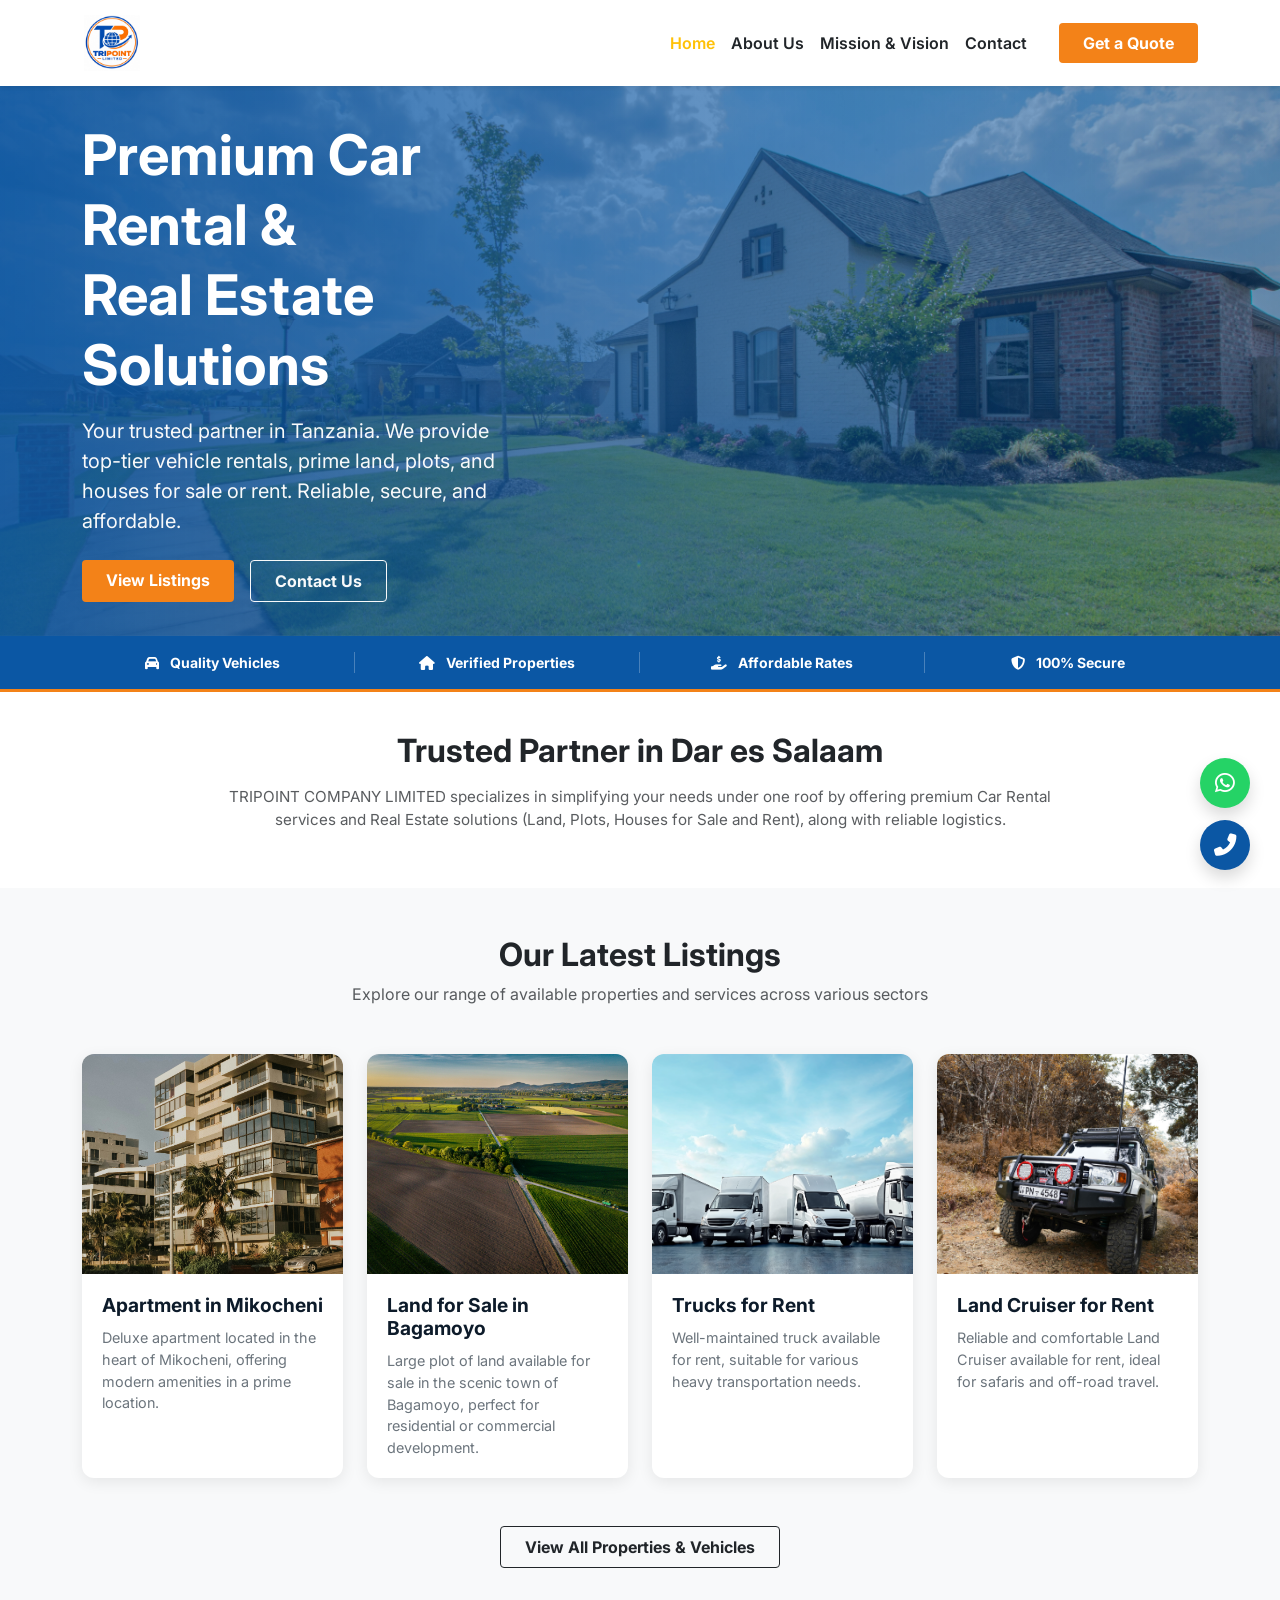
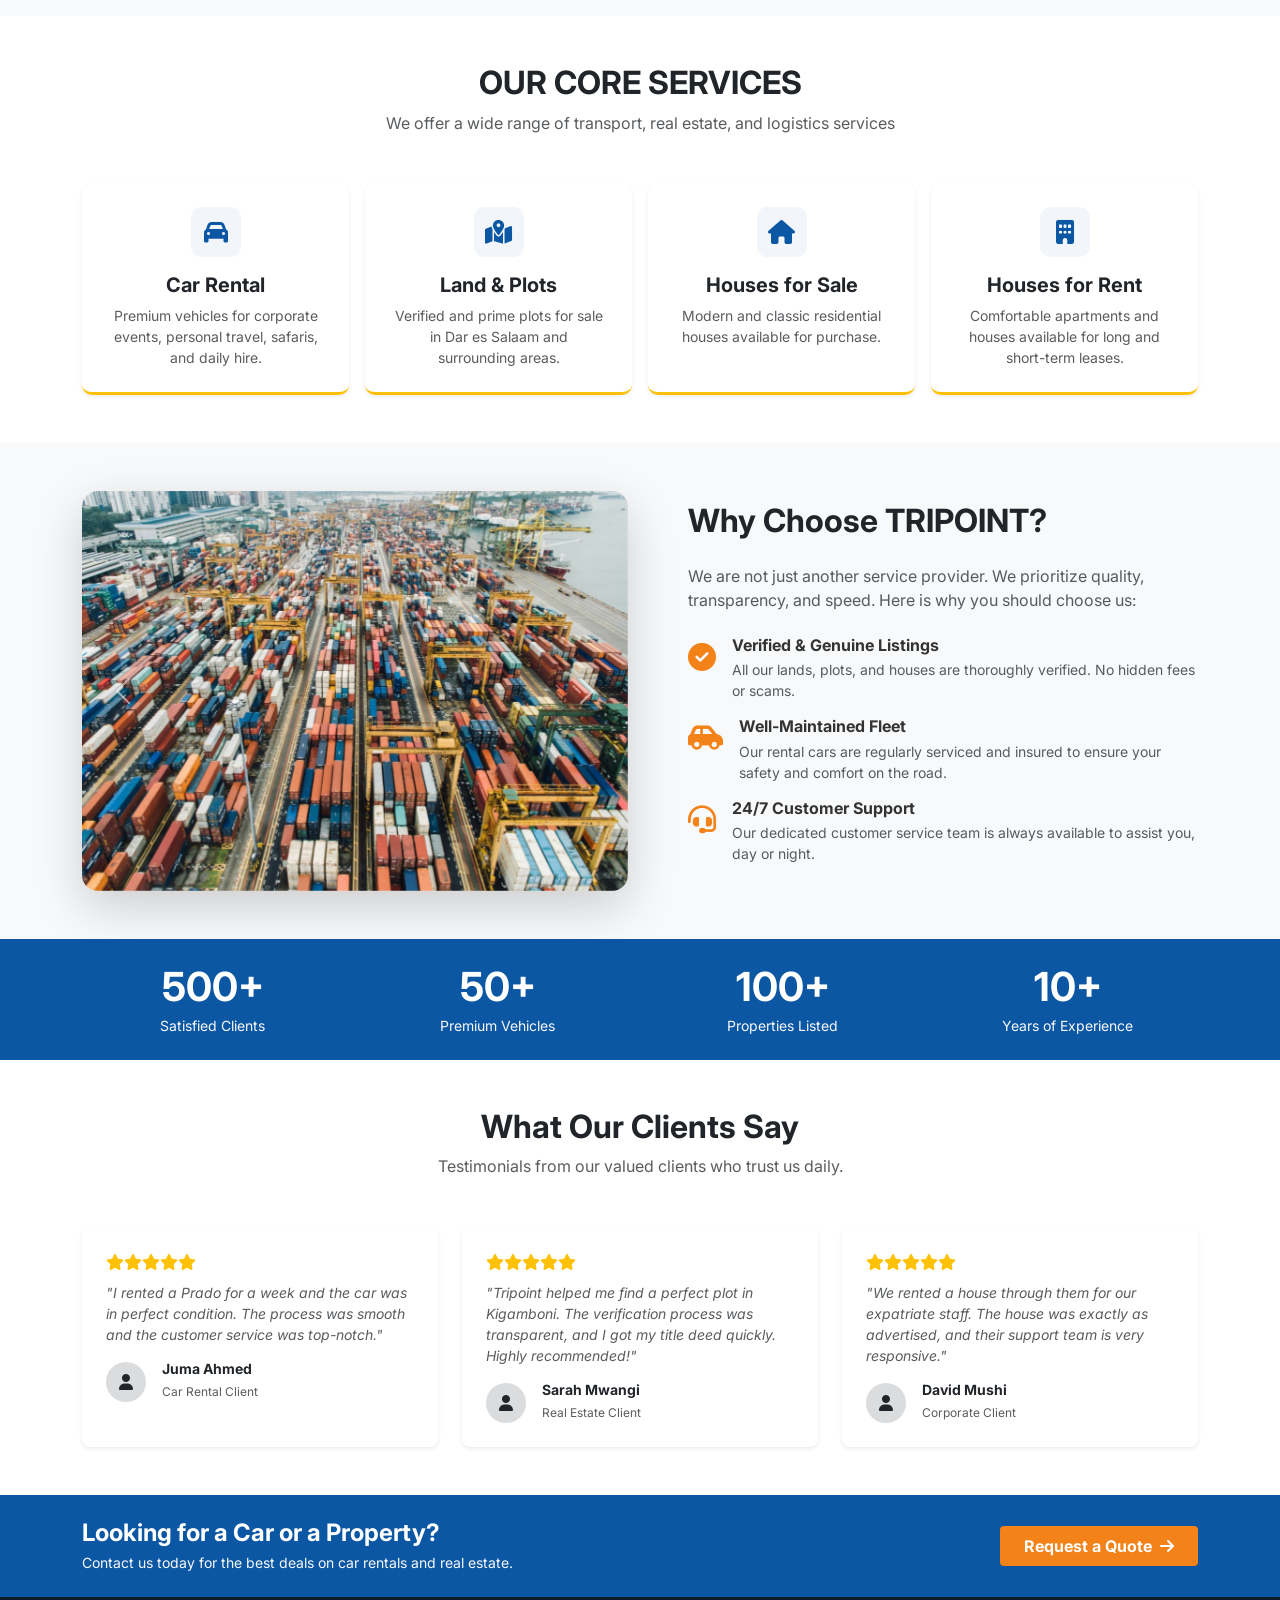
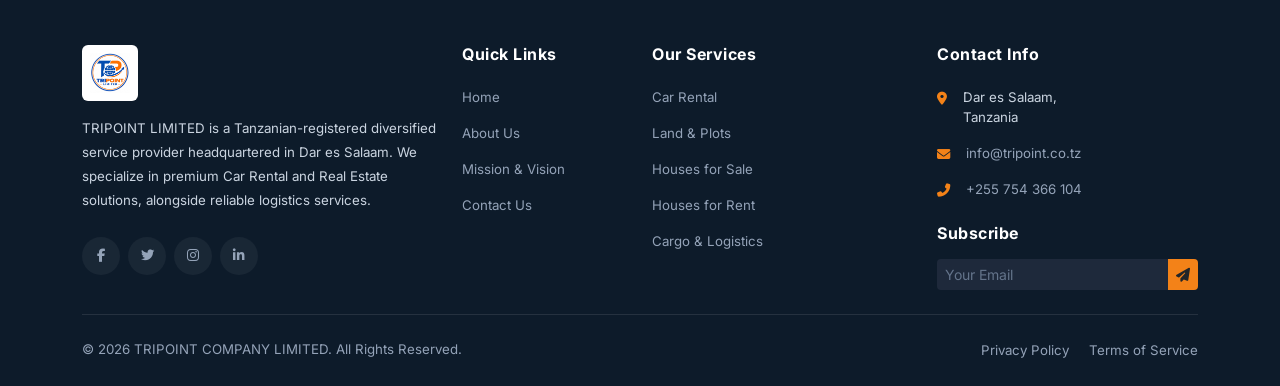
<file: index.html>
<!DOCTYPE html>
<html lang="en">
<head>
    <meta charset="UTF-8">
    <meta name="viewport" content="width=device-width, initial-scale=1.0">
    <title>Tripoint Limited | Premium Car Rental & Real Estate</title>
    
    <!-- Bootstrap 5 Online CDN -->
    <link href="https://cdn.jsdelivr.net/npm/bootstrap@5.3.2/dist/css/bootstrap.min.css" rel="stylesheet">
    <!-- Font Awesome Icons Online CDN -->
    <link rel="stylesheet" href="https://cdnjs.cloudflare.com/ajax/libs/font-awesome/6.4.2/css/all.min.css">
    
    <!-- Custom CSS -->
    <link rel="stylesheet" href="assets/css/style.css">
    
    <!-- CSS ya ziada kwa ajili ya Our Listings na Logo -->
    <style>
        /* Kurekebisha Logo */
        .navbar-brand img {
            height: 60px !important; 
            width: auto;
            object-fit: contain;
            padding: 2px;
        }

        /* Muundo wa Our Listings */
        .listing-card {
            background: #fff;
            border-radius: 12px;
            overflow: hidden;
            box-shadow: 0 4px 15px rgba(0,0,0,0.08);
            transition: transform 0.3s ease;
            height: 100%;
            display: flex;
            flex-direction: column;
        }
        .listing-card:hover {
            transform: translateY(-5px);
            box-shadow: 0 10px 25px rgba(0,0,0,0.15);
        }
        .listing-card img {
            width: 100%;
            height: 220px;
            object-fit: cover;
        }
        .listing-card-content {
            padding: 20px;
            flex-grow: 1;
        }
        .listing-card h3 {
            font-size: 1.2rem;
            font-weight: 700;
            color: #0d1b2a;
            margin-bottom: 10px;
        }
        .listing-card p {
            font-size: 0.9rem;
            color: #6c757d;
            margin-bottom: 0;
        }
    </style>
</head>
<body>

    <!-- Navbar -->
    <nav class="navbar navbar-expand-lg navbar-light bg-white sticky-top shadow-sm py-2">
        <div class="container">
            <a class="navbar-brand" href="index.html">
                <img src="assets/images/logo/img.png" alt="Tripoint Logo" onerror="this.src='https://via.placeholder.com/150x60?text=TRIPOINT'">
            </a>
            <button class="navbar-toggler border-0" type="button" data-bs-toggle="collapse" data-bs-target="#navbarNav">
                <span class="navbar-toggler-icon"></span>
            </button>
            <div class="collapse navbar-collapse justify-content-end" id="navbarNav">
                <ul class="navbar-nav align-items-center fw-semibold">
                    <li class="nav-item"><a class="nav-link active text-warning" href="index.html">Home</a></li>
                    <li class="nav-item"><a class="nav-link text-dark" href="about/index.html">About Us</a></li>
                    <li class="nav-item"><a class="nav-link text-dark" href="mission/index.html">Mission & Vision</a></li>
                    <li class="nav-item"><a class="nav-link text-dark" href="contact/index.html">Contact</a></li>
                    <li class="nav-item ms-lg-4 mt-3 mt-lg-0">
                        <a href="contact/index.html" class="btn btn-orange px-4 py-2 fw-bold text-white rounded-1">Get a Quote</a>
                    </li>
                </ul>
            </div>
        </div>
    </nav>

    <!-- Hero Section -->
    <header class="hero-section position-relative p-0">
        <div id="heroCarousel" class="carousel slide carousel-fade position-absolute w-100 h-100" data-bs-ride="carousel" data-bs-interval="4000" style="top: 0; left: 0; z-index: 0;">
            <div class="carousel-inner h-100">
                <div class="carousel-item active h-100">
                    <img src="assets/images/images/img18.jpeg" class="d-block w-100 h-100" style="object-fit: cover;" alt="Car Rental" onerror="this.src='https://via.placeholder.com/1920x1080?text=Car+Rental'">
                </div>
                <div class="carousel-item h-100">
                    <img src="assets/images/images/img15.jpeg" class="d-block w-100 h-100" style="object-fit: cover;" alt="Real Estate Land" onerror="this.src='https://via.placeholder.com/1920x1080?text=Real+Estate'">
                </div>
                <div class="carousel-item h-100">
                    <img src="assets/images/images/img16.jpeg" class="d-block w-100 h-100" style="object-fit: cover;" alt="Real Estate Land" onerror="this.src='https://via.placeholder.com/1920x1080?text=Real+Estate'">
                </div>
                <div class="carousel-item h-100">
                    <img src="assets/images/images/img12.jpeg" class="d-block w-100 h-100" style="object-fit: cover;" alt="Real Estate Land" onerror="this.src='https://via.placeholder.com/1920x1080?text=Real+Estate'">
                </div>
                <div class="carousel-item h-100">
                    <img src="assets/images/images/hero1.png" class="d-block w-100 h-100" style="object-fit: cover;" alt="Tripoint Overview" onerror="this.src='https://via.placeholder.com/1920x1080?text=Tripoint'">
                </div>
            </div>
        </div>

        <div class="position-absolute w-100 h-100" style="background: linear-gradient(90deg, rgba(11, 87, 164, 0.9) 0%, rgba(11, 87, 164, 0.4) 100%); top: 0; left: 0; z-index: 1;"></div>

        <div class="container position-relative d-flex align-items-center" style="z-index: 2; min-height: 550px;">
            <div class="row">
                <div class="col-lg-8 col-md-10">
                    <h1 class="display-4 fw-bold text-white mb-3 lh-sm">Premium Car Rental &<br>Real Estate Solutions</h1>
                    <p class="text-light mb-4 fs-5" style="max-width: 650px;">Your trusted partner in Tanzania. We provide top-tier vehicle rentals, prime land, plots, and houses for sale or rent. Reliable, secure, and affordable.</p>
                    <div class="d-flex gap-3 flex-wrap">
                        <a href="#listings" class="btn btn-orange px-4 py-2 fw-bold text-white rounded-1">View Listings</a>
                        <a href="contact/index.html" class="btn btn-outline-light px-4 py-2 fw-bold rounded-1">Contact Us</a>
                    </div>
                </div>
            </div>
        </div>
    </header>

    <!-- Features Bar -->
    <div class="features-bar py-3">
        <div class="container">
            <div class="row text-center text-white fw-bold small">
                <div class="col-6 col-md-3 mb-2 mb-md-0 border-end border-white border-opacity-25">
                    <i class="fas fa-car me-2"></i> Quality Vehicles
                </div>
                <div class="col-6 col-md-3 mb-2 mb-md-0 border-end border-white border-opacity-25">
                    <i class="fas fa-home me-2"></i> Verified Properties
                </div>
                <div class="col-6 col-md-3 mb-2 mb-md-0 border-end border-white border-opacity-25">
                    <i class="fas fa-hand-holding-usd me-2"></i> Affordable Rates
                </div>
                <div class="col-6 col-md-3">
                    <i class="fas fa-shield-alt me-2"></i> 100% Secure
                </div>
            </div>
        </div>
    </div>

    <!-- About Section (Brief) -->
    <section class="py-4 bg-white text-center">
        <div class="container py-3">
            <h2 class="fw-bold mb-3 text-dark">Trusted Partner in Dar es Salaam</h2>
            <p class="text-muted mx-auto" style="max-width: 850px; font-size: 0.95rem;">
                TRIPOINT COMPANY LIMITED specializes in simplifying your needs under one roof by offering premium Car Rental services and Real Estate solutions (Land, Plots, Houses for Sale and Rent), along with reliable logistics.
            </p>
        </div>
    </section>

    <!-- OUR LISTINGS SECTION -->
    <section class="py-5 bg-light-gray" id="listings">
        <div class="container">
            <div class="text-center mb-5">
                <h2 class="fw-bold text-dark">Our Latest Listings</h2>
                <p class="text-muted">Explore our range of available properties and services across various sectors</p>
            </div>
            
            <div class="row g-4">
                <!-- Listing 1 -->
                <div class="col-md-6 col-lg-3">
                    <div class="listing-card">
                        <!-- Badilisha jina la picha hapa kama inahitajika -->
                        <img src="assets/images/images/img18.jpeg" alt="Apartment Listing" onerror="this.src='https://via.placeholder.com/300x200?text=Apartment'">
                        <div class="listing-card-content">
                            <h3>Apartment in Mikocheni</h3>
                            <p>Deluxe apartment located in the heart of Mikocheni, offering modern amenities in a prime location.</p>
                        </div>
                    </div>
                </div>
                
                <!-- Listing 2 -->
                <div class="col-md-6 col-lg-3">
                    <div class="listing-card">
                        <img src="assets/images/images/img13.jpeg" alt="Land Listing" onerror="this.src='https://via.placeholder.com/300x200?text=Land'">
                        <div class="listing-card-content">
                            <h3>Land for Sale in Bagamoyo</h3>
                            <p>Large plot of land available for sale in the scenic town of Bagamoyo, perfect for residential or commercial development.</p>
                        </div>
                    </div>
                </div>

                <!-- Listing 3 -->
                <div class="col-md-6 col-lg-3">
                    <div class="listing-card">
                        <img src="assets/images/images/img20.jpeg" alt="Truck Listing" onerror="this.src='https://via.placeholder.com/300x200?text=Truck'">
                        <div class="listing-card-content">
                            <h3>Trucks for Rent</h3>
                            <p>Well-maintained truck available for rent, suitable for various heavy transportation needs.</p>
                        </div>
                    </div>
                </div>

                <!-- Listing 4 -->
                <div class="col-md-6 col-lg-3">
                    <div class="listing-card">
                        <img src="assets/images/images/img19.jpeg" alt="Land Cruiser Listing" onerror="this.src='https://via.placeholder.com/300x200?text=Land+Cruiser'">
                        <div class="listing-card-content">
                            <h3>Land Cruiser for Rent</h3>
                            <p>Reliable and comfortable Land Cruiser available for rent, ideal for safaris and off-road travel.</p>
                        </div>
                    </div>
                </div>
            </div>
            
            <div class="text-center mt-5">
                <a href="contact/index.html" class="btn btn-outline-dark px-4 py-2 fw-bold rounded-1">View All Properties & Vehicles</a>
            </div>
        </div>
    </section>

    <!-- What We Offer Section -->
    <section class="py-5 bg-white" id="services">
        <div class="container">
            <div class="text-center mb-5">
                <h2 class="fw-bold text-dark">OUR CORE SERVICES</h2>
                <p class="text-muted">We offer a wide range of transport, real estate, and logistics services</p>
            </div>
            
            <div class="row g-3 justify-content-center">
                <div class="col-md-6 col-lg-3">
                    <div class="card h-100 border-0 shadow-sm service-card rounded-3 border-bottom border-warning border-3">
                        <div class="card-body p-4 text-center">
                            <div class="icon-box mx-auto mb-3 text-warning fs-4"><i class="fas fa-car"></i></div>
                            <h5 class="fw-bold text-dark mb-2">Car Rental</h5>
                            <p class="text-muted small mb-0">Premium vehicles for corporate events, personal travel, safaris, and daily hire.</p>
                        </div>
                    </div>
                </div>
                <div class="col-md-6 col-lg-3">
                    <div class="card h-100 border-0 shadow-sm service-card rounded-3 border-bottom border-warning border-3">
                        <div class="card-body p-4 text-center">
                            <div class="icon-box mx-auto mb-3 text-warning fs-4"><i class="fas fa-map-marked-alt"></i></div>
                            <h5 class="fw-bold text-dark mb-2">Land & Plots</h5>
                            <p class="text-muted small mb-0">Verified and prime plots for sale in Dar es Salaam and surrounding areas.</p>
                        </div>
                    </div>
                </div>
                <div class="col-md-6 col-lg-3">
                    <div class="card h-100 border-0 shadow-sm service-card rounded-3 border-bottom border-warning border-3">
                        <div class="card-body p-4 text-center">
                            <div class="icon-box mx-auto mb-3 text-warning fs-4"><i class="fas fa-home"></i></div>
                            <h5 class="fw-bold text-dark mb-2">Houses for Sale</h5>
                            <p class="text-muted small mb-0">Modern and classic residential houses available for purchase.</p>
                        </div>
                    </div>
                </div>
                <div class="col-md-6 col-lg-3">
                    <div class="card h-100 border-0 shadow-sm service-card rounded-3 border-bottom border-warning border-3">
                        <div class="card-body p-4 text-center">
                            <div class="icon-box mx-auto mb-3 text-warning fs-4"><i class="fas fa-building"></i></div>
                            <h5 class="fw-bold text-dark mb-2">Houses for Rent</h5>
                            <p class="text-muted small mb-0">Comfortable apartments and houses available for long and short-term leases.</p>
                        </div>
                    </div>
                </div>
            </div>
        </div>
    </section>

    <!-- Why Choose Us Section (IMERUDISHWA) -->
    <section class="py-5 bg-light-gray">
        <div class="container">
            <div class="row align-items-center">
                <div class="col-lg-6 mb-4 mb-lg-0">
                    <div id="whyChooseCarousel" class="carousel slide shadow-lg rounded-4 overflow-hidden" data-bs-ride="carousel" data-bs-interval="3000">
                        <div class="carousel-inner">
                            <div class="carousel-item active">
                                <img src="assets/images/images/img3.jpeg" class="d-block w-100" style="height: 400px; object-fit: cover;" alt="Car Rental" onerror="this.src='https://via.placeholder.com/600x400?text=Car+Rental'">
                            </div>
                            <div class="carousel-item">
                                <img src="assets/images/images/img7.jpeg" class="d-block w-100" style="height: 400px; object-fit: cover;" alt="Real Estate" onerror="this.src='https://via.placeholder.com/600x400?text=Real+Estate'">
                            </div>
                            <div class="carousel-item">
                                <img src="assets/images/images/img12.jpeg" class="d-block w-100" style="height: 400px; object-fit: cover;" alt="Plots" onerror="this.src='https://via.placeholder.com/600x400?text=Plots'">
                            </div>
                            <div class="carousel-item">
                                <img src="assets/images/images/img8.jpeg" class="d-block w-100" style="height: 400px; object-fit: cover;" alt="Logistics" onerror="this.src='https://via.placeholder.com/600x400?text=Logistics'">
                            </div>
                        </div>
                        <button class="carousel-control-prev" type="button" data-bs-target="#whyChooseCarousel" data-bs-slide="prev">
                            <span class="carousel-control-prev-icon" aria-hidden="true"></span>
                            <span class="visually-hidden">Previous</span>
                        </button>
                        <button class="carousel-control-next" type="button" data-bs-target="#whyChooseCarousel" data-bs-slide="next">
                            <span class="carousel-control-next-icon" aria-hidden="true"></span>
                            <span class="visually-hidden">Next</span>
                        </button>
                    </div>
                </div>

                <div class="col-lg-6 ps-lg-5 mt-4 mt-lg-0">
                    <h2 class="fw-bold text-dark mb-4">Why Choose TRIPOINT?</h2>
                    <p class="text-muted mb-4">We are not just another service provider. We prioritize quality, transparency, and speed. Here is why you should choose us:</p>
                    
                    <div class="d-flex mb-3">
                        <div class="me-3 text-orange fs-3"><i class="fas fa-check-circle"></i></div>
                        <div>
                            <h6 class="fw-bold mb-1">Verified & Genuine Listings</h6>
                            <p class="text-muted small mb-0">All our lands, plots, and houses are thoroughly verified. No hidden fees or scams.</p>
                        </div>
                    </div>
                    
                    <div class="d-flex mb-3">
                        <div class="me-3 text-orange fs-3"><i class="fas fa-car-side"></i></div>
                        <div>
                            <h6 class="fw-bold mb-1">Well-Maintained Fleet</h6>
                            <p class="text-muted small mb-0">Our rental cars are regularly serviced and insured to ensure your safety and comfort on the road.</p>
                        </div>
                    </div>
                    
                    <div class="d-flex mb-3">
                        <div class="me-3 text-orange fs-3"><i class="fas fa-headset"></i></div>
                        <div>
                            <h6 class="fw-bold mb-1">24/7 Customer Support</h6>
                            <p class="text-muted small mb-0">Our dedicated customer service team is always available to assist you, day or night.</p>
                        </div>
                    </div>
                </div>
            </div>
        </div>
    </section>

    <!-- Stats Section -->
    <section class="py-4 bg-primary text-white">
        <div class="container">
            <div class="row text-center">
                <div class="col-6 col-md-3 mb-3 mb-md-0">
                    <h2 class="fw-bold display-6 text-white mb-1">500+</h2>
                    <p class="mb-0 small text-light">Satisfied Clients</p>
                </div>
                <div class="col-6 col-md-3 mb-3 mb-md-0">
                    <h2 class="fw-bold display-6 text-white mb-1">50+</h2>
                    <p class="mb-0 small text-light">Premium Vehicles</p>
                </div>
                <div class="col-6 col-md-3 mb-3 mb-md-0">
                    <h2 class="fw-bold display-6 text-white mb-1">100+</h2>
                    <p class="mb-0 small text-light">Properties Listed</p>
                </div>
                <div class="col-6 col-md-3">
                    <h2 class="fw-bold display-6 text-white mb-1">10+</h2>
                    <p class="mb-0 small text-light">Years of Experience</p>
                </div>
            </div>
        </div>
    </section>

    <!-- Testimonials Section (IMERUDISHWA) -->
    <section class="py-5 bg-white">
        <div class="container">
            <div class="text-center mb-5">
                <h2 class="fw-bold text-dark">What Our Clients Say</h2>
                <p class="text-muted">Testimonials from our valued clients who trust us daily.</p>
            </div>
            <div class="row g-4">
                <div class="col-md-4">
                    <div class="card h-100 border-0 shadow-sm p-4 rounded-3">
                        <div class="text-warning mb-2"><i class="fas fa-star"></i><i class="fas fa-star"></i><i class="fas fa-star"></i><i class="fas fa-star"></i><i class="fas fa-star"></i></div>
                        <p class="text-muted fst-italic small mb-3">"I rented a Prado for a week and the car was in perfect condition. The process was smooth and the customer service was top-notch."</p>
                        <div class="d-flex align-items-center">
                            <div class="bg-secondary bg-opacity-25 rounded-circle d-flex align-items-center justify-content-center me-3" style="width: 40px; height: 40px;"><i class="fas fa-user text-dark"></i></div>
                            <div><h6 class="fw-bold mb-0 small">Juma Ahmed</h6><span class="text-muted" style="font-size: 0.75rem;">Car Rental Client</span></div>
                        </div>
                    </div>
                </div>
                <div class="col-md-4">
                    <div class="card h-100 border-0 shadow-sm p-4 rounded-3">
                        <div class="text-warning mb-2"><i class="fas fa-star"></i><i class="fas fa-star"></i><i class="fas fa-star"></i><i class="fas fa-star"></i><i class="fas fa-star"></i></div>
                        <p class="text-muted fst-italic small mb-3">"Tripoint helped me find a perfect plot in Kigamboni. The verification process was transparent, and I got my title deed quickly. Highly recommended!"</p>
                        <div class="d-flex align-items-center">
                            <div class="bg-secondary bg-opacity-25 rounded-circle d-flex align-items-center justify-content-center me-3" style="width: 40px; height: 40px;"><i class="fas fa-user text-dark"></i></div>
                            <div><h6 class="fw-bold mb-0 small">Sarah Mwangi</h6><span class="text-muted" style="font-size: 0.75rem;">Real Estate Client</span></div>
                        </div>
                    </div>
                </div>
                <div class="col-md-4">
                    <div class="card h-100 border-0 shadow-sm p-4 rounded-3">
                        <div class="text-warning mb-2"><i class="fas fa-star"></i><i class="fas fa-star"></i><i class="fas fa-star"></i><i class="fas fa-star"></i><i class="fas fa-star"></i></div>
                        <p class="text-muted fst-italic small mb-3">"We rented a house through them for our expatriate staff. The house was exactly as advertised, and their support team is very responsive."</p>
                        <div class="d-flex align-items-center">
                            <div class="bg-secondary bg-opacity-25 rounded-circle d-flex align-items-center justify-content-center me-3" style="width: 40px; height: 40px;"><i class="fas fa-user text-dark"></i></div>
                            <div><h6 class="fw-bold mb-0 small">David Mushi</h6><span class="text-muted" style="font-size: 0.75rem;">Corporate Client</span></div>
                        </div>
                    </div>
                </div>
            </div>
        </div>
    </section>

    <!-- Blue CTA Bar -->
    <div class="bg-blue py-4">
        <div class="container">
            <div class="row align-items-center">
                <div class="col-md-8 text-center text-md-start mb-3 mb-md-0">
                    <h4 class="text-white fw-bold mb-1">Looking for a Car or a Property?</h4>
                    <p class="text-light mb-0 small">Contact us today for the best deals on car rentals and real estate.</p>
                </div>
                <div class="col-md-4 text-center text-md-end">
                    <a href="contact/index.html" class="btn btn-orange px-4 py-2 fw-bold text-white rounded-1">Request a Quote <i class="fas fa-arrow-right ms-1"></i></a>
                </div>
            </div>
        </div>
    </div>

    <!-- Footer -->
    <footer class="footer pt-5 pb-4 bg-dark-navy text-light">
        <div class="container">
            <div class="row g-4 mb-4">
                <!-- Col 1: Brand & About -->
                <div class="col-lg-4 col-md-6">
                    <div class="footer-brand mb-3">
                        <div class="bg-white p-2 rounded d-inline-block">
                            <img src="assets/images/logo/img.png" alt="Tripoint Logo" style="height: 40px; object-fit: contain;" onerror="this.src='https://via.placeholder.com/150x40/ffffff/000000?text=TRIPOINT'">
                        </div>
                    </div>
                    <p class="small text-slate-300 mb-4" style="line-height: 1.8;">
                        TRIPOINT LIMITED is a Tanzanian-registered diversified service provider headquartered in Dar es Salaam. We specialize in premium Car Rental and Real Estate solutions, alongside reliable logistics services.
                    </p>
                    <div class="social-icons d-flex gap-2">
                        <a href="#" class="social-btn"><i class="fab fa-facebook-f fa-sm"></i></a>
                        <a href="#" class="social-btn"><i class="fab fa-twitter fa-sm"></i></a>
                        <a href="#" class="social-btn"><i class="fab fa-instagram fa-sm"></i></a>
                        <a href="#" class="social-btn"><i class="fab fa-linkedin-in fa-sm"></i></a>
                    </div>
                </div>

                <!-- Col 2: Quick Links -->
                <div class="col-lg-2 col-md-6">
                    <h6 class="fw-bold text-white mb-4">Quick Links</h6>
                    <ul class="list-unstyled small footer-links">
                        <li class="mb-3"><a href="index.html" class="footer-link">Home</a></li>
                        <li class="mb-3"><a href="about/index.html" class="footer-link">About Us</a></li>
                        <li class="mb-3"><a href="mission/index.html" class="footer-link">Mission & Vision</a></li>
                        <li class="mb-3"><a href="contact/index.html" class="footer-link">Contact Us</a></li>
                    </ul>
                </div>

                <!-- Col 3: Our Services -->
                <div class="col-lg-3 col-md-6">
                    <h6 class="fw-bold text-white mb-4">Our Services</h6>
                    <ul class="list-unstyled small footer-links">
                        <li class="mb-3"><a href="contact/index.html" class="footer-link">Car Rental</a></li>
                        <li class="mb-3"><a href="contact/index.html" class="footer-link">Land & Plots</a></li>
                        <li class="mb-3"><a href="contact/index.html" class="footer-link">Houses for Sale</a></li>
                        <li class="mb-3"><a href="contact/index.html" class="footer-link">Houses for Rent</a></li>
                        <li class="mb-3"><a href="contact/index.html" class="footer-link">Cargo & Logistics</a></li>
                    </ul>
                </div>

                <!-- Col 4: Contact Info & Newsletter -->
                <div class="col-lg-3 col-md-6">
                    <h6 class="fw-bold text-white mb-4">Contact Info</h6>
                    <ul class="list-unstyled small text-slate-300">
                        <li class="mb-3 d-flex">
                            <i class="fas fa-map-marker-alt me-3 mt-1 text-orange"></i>
                            <span>Dar es Salaam,<br>Tanzania</span>
                        </li>
                        <li class="mb-3 d-flex">
                            <i class="fas fa-envelope me-3 mt-1 text-orange"></i>
                            <a href="mailto:info@tripoint.co.tz" class="footer-link">info@tripoint.co.tz</a>
                        </li>
                        <li class="mb-4 d-flex">
                            <i class="fas fa-phone-alt me-3 mt-1 text-orange"></i>
                            <a href="tel:+255754366104" class="footer-link">+255 754 366 104</a>
                        </li>
                    </ul>
                    
                    <h6 class="fw-bold text-white mb-3">Subscribe</h6>
                    <form>
                        <div class="input-group">
                            <input type="email" class="form-control form-control-sm border-0" placeholder="Your Email">
                            <button class="btn btn-orange btn-sm" type="button"><i class="fas fa-paper-plane"></i></button>
                        </div>
                    </form>
                </div>
            </div>            
            
            <!-- Footer Bottom -->
            <div class="border-top border-secondary border-opacity-25 pt-4 mt-2">
                <div class="row align-items-center">
                    <div class="col-md-6 text-center text-md-start mb-2 mb-md-0">
                        <p class="small text-slate-400 mb-0">&copy; 2026 TRIPOINT COMPANY LIMITED. All Rights Reserved.</p>
                    </div>
                    <div class="col-md-6 text-center text-md-end">
                        <a href="#" class="footer-link small me-3">Privacy Policy</a>
                        <a href="#" class="footer-link small">Terms of Service</a>
                    </div>
                </div>
            </div>
        </div>
    </footer>

    <!-- Floating Action Buttons -->
    <div class="floating-buttons">
        <a href="https://wa.me/255754366104?text=Hello%20Tripoint,%20I%20would%20like%20to%20inquire%20about%20your%20listings" target="_blank" class="float-btn btn-whatsapp shadow" title="Chat on WhatsApp">
            <i class="fab fa-whatsapp"></i>
        </a>
        <a href="tel:+255754366104" class="float-btn btn-call shadow" title="Call Us Now">
            <i class="fas fa-phone-alt"></i>
        </a>
        <a href="#" class="float-btn btn-top shadow" id="backToTop" title="Back to Top">
            <i class="fas fa-arrow-up"></i>
        </a>
    </div>

    <!-- Bootstrap JS Bundle -->
    <script src="https://cdn.jsdelivr.net/npm/bootstrap@5.3.2/dist/js/bootstrap.bundle.min.js"></script>
    
    <!-- Custom JS -->
    <script>
        const backToTopBtn = document.getElementById("backToTop");
        window.onscroll = function() {
            if (document.body.scrollTop > 300 || document.documentElement.scrollTop > 300) {
                backToTopBtn.style.display = "flex";
            } else {
                backToTopBtn.style.display = "none";
            }
        };
        backToTopBtn.addEventListener("click", function(e) {
            e.preventDefault();
            window.scrollTo({top: 0, behavior: 'smooth'});
        });
    </script>
</body>
</html>
</file>
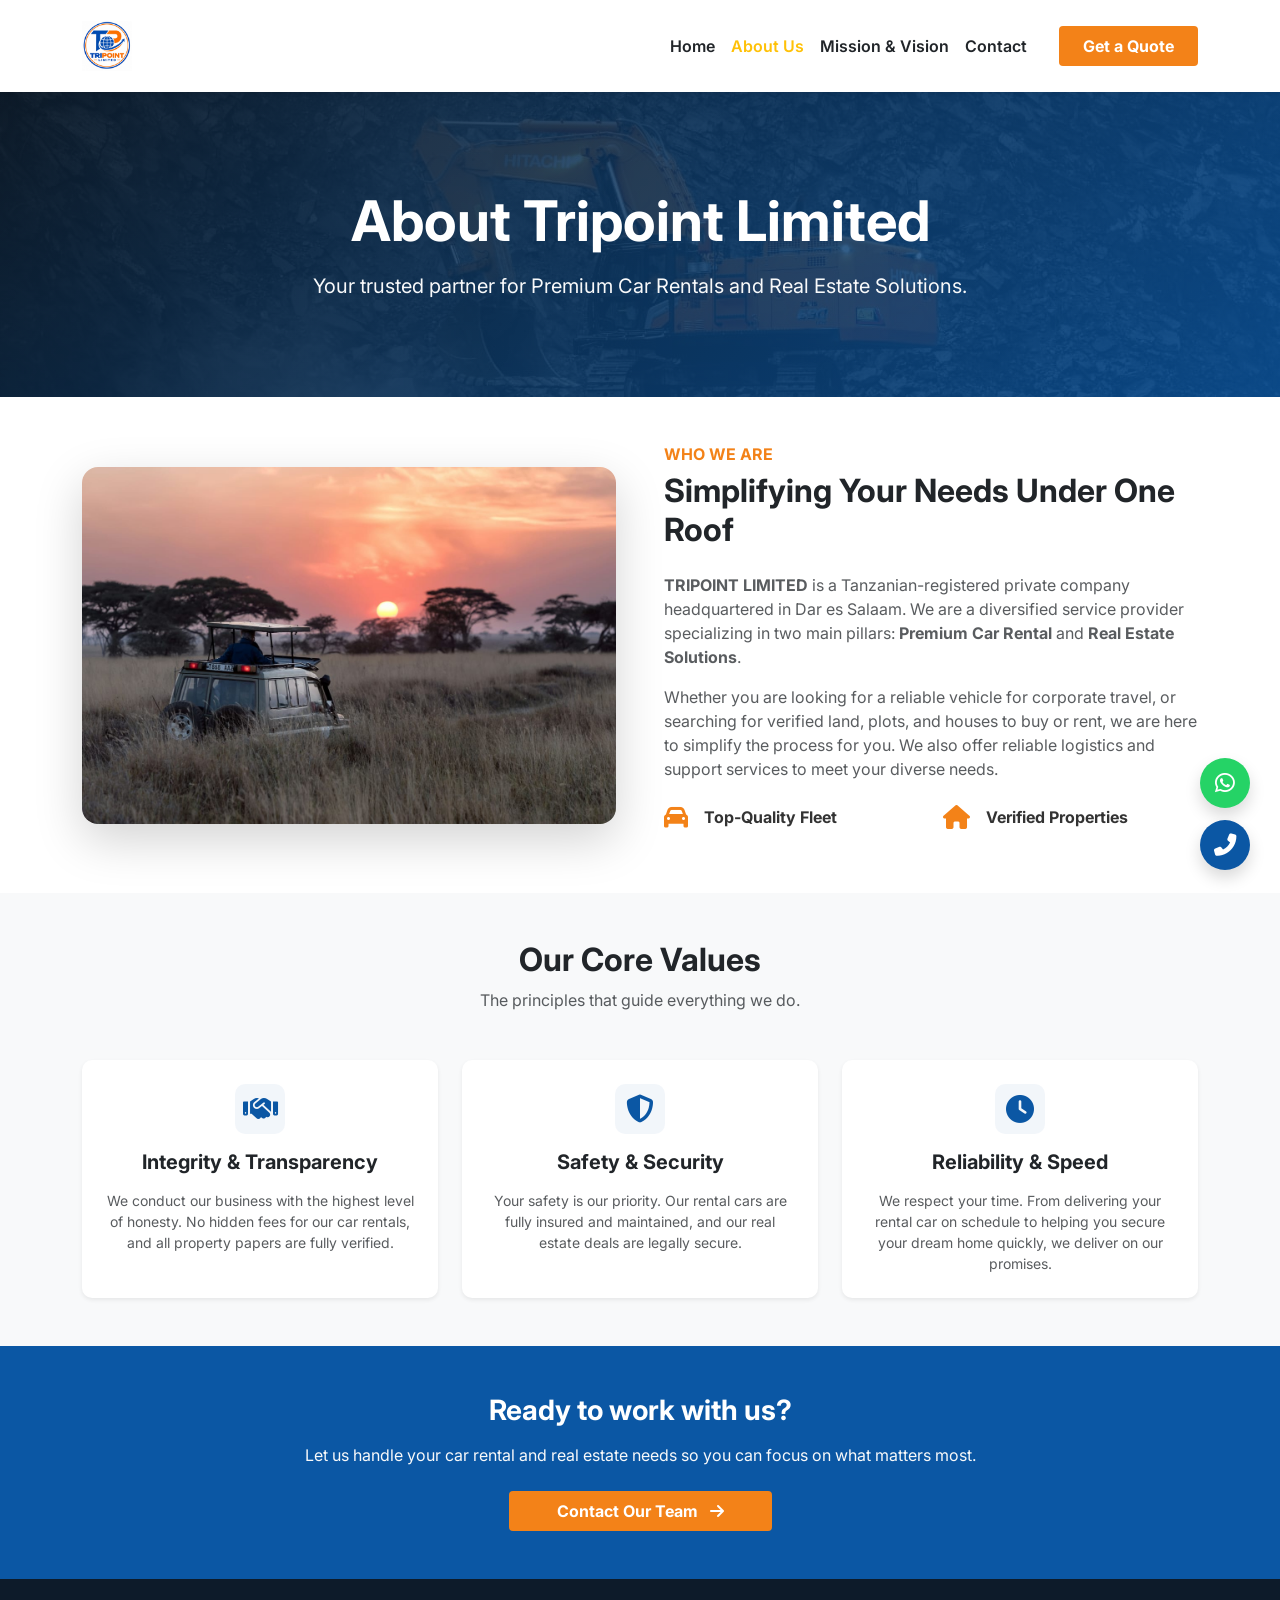
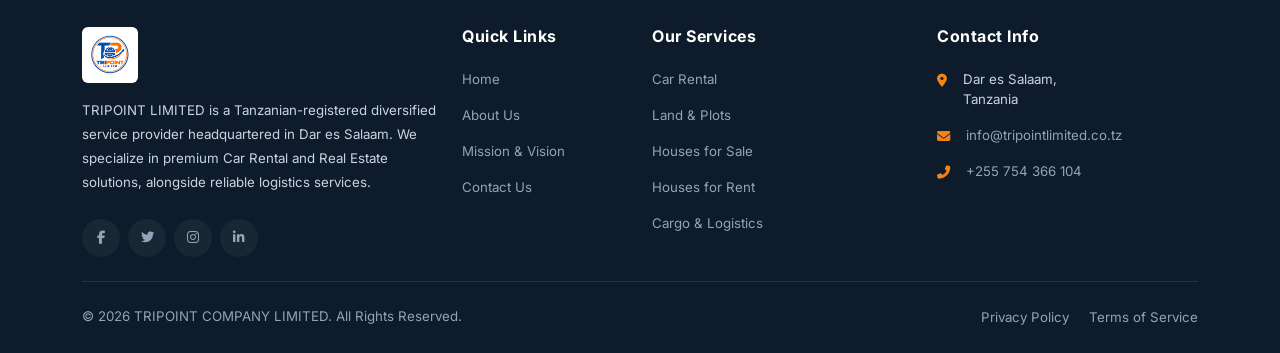
<file: about/index.html>
<!DOCTYPE html>
<html lang="en">
<head>
    <meta charset="UTF-8">
    <meta name="viewport" content="width=device-width, initial-scale=1.0">
    <title>About Us | Tripoint Limited</title>
    
    <!-- Bootstrap 5 Online CDN -->
    <link href="https://cdn.jsdelivr.net/npm/bootstrap@5.3.2/dist/css/bootstrap.min.css" rel="stylesheet">
    <!-- Font Awesome Icons Online CDN -->
    <link rel="stylesheet" href="https://cdnjs.cloudflare.com/ajax/libs/font-awesome/6.4.2/css/all.min.css">
    
    <!-- Custom CSS (Rudi nyuma mara moja kupata folda ya assets) -->
    <link rel="stylesheet" href="../assets/css/style.css">
</head>
<body>

    <!-- Navbar -->
    <nav class="navbar navbar-expand-lg navbar-light bg-white sticky-top shadow-sm py-3">
        <div class="container">
            <a class="navbar-brand" href="../index.html">
                <img src="../assets/images/logo/img.png" alt="Tripoint Logo" style="height: 50px; object-fit: contain;" onerror="this.src='https://via.placeholder.com/150x50?text=TRIPOINT'">
            </a>
            <button class="navbar-toggler border-0" type="button" data-bs-toggle="collapse" data-bs-target="#navbarNav">
                <span class="navbar-toggler-icon"></span>
            </button>
            <div class="collapse navbar-collapse justify-content-end" id="navbarNav">
                <ul class="navbar-nav align-items-center fw-semibold">
                    <li class="nav-item"><a class="nav-link text-dark" href="../index.html">Home</a></li>
                    <li class="nav-item"><a class="nav-link active text-warning" href="index.html">About Us</a></li>
                    <li class="nav-item"><a class="nav-link text-dark" href="../mission/index.html">Mission & Vision</a></li>
                    <li class="nav-item"><a class="nav-link text-dark" href="../contact/index.html">Contact</a></li>
                    <li class="nav-item ms-lg-4 mt-3 mt-lg-0">
                        <a href="../contact/index.html" class="btn btn-orange px-4 py-2 fw-bold text-white rounded-1">Get a Quote</a>
                    </li>
                </ul>
            </div>
        </div>
    </nav>

    <!-- Page Header (Hero) -->
    <header class="py-5 text-center" style="background: linear-gradient(135deg, rgba(13, 27, 42, 0.9), rgba(11, 87, 164, 0.8)), url('../assets/images/images/img9.jpeg') center/cover;">
        <div class="container py-5">
            <h1 class="text-white display-4 fw-bold mb-3">About Tripoint Limited</h1>
            <p class="text-light mb-0 fs-5">Your trusted partner for Premium Car Rentals and Real Estate Solutions.</p>
        </div>
    </header>

    <!-- Who We Are Section -->
    <section class="py-5 bg-white">
        <div class="container">
            <div class="row align-items-center g-5">
                <div class="col-lg-6">
                    <!-- Nimetumia picha ya jumla hapa, unaweza kubadilisha -->
                    <img src="../assets/images/images/img8.jpeg" alt="About Tripoint" class="img-fluid rounded-4 shadow-lg" onerror="this.src='https://via.placeholder.com/600x400?text=Tripoint+Team'">
                </div>
                <div class="col-lg-6">
                    <h6 class="text-orange fw-bold mb-2">WHO WE ARE</h6>
                    <h2 class="fw-bold text-dark mb-4">Simplifying Your Needs Under One Roof</h2>
                    <p class="text-muted mb-3">
                        <strong>TRIPOINT LIMITED</strong> is a Tanzanian-registered private company headquartered in Dar es Salaam. We are a diversified service provider specializing in two main pillars: <strong>Premium Car Rental</strong> and <strong>Real Estate Solutions</strong>.
                    </p>
                    <p class="text-muted mb-4">
                        Whether you are looking for a reliable vehicle for corporate travel, or searching for verified land, plots, and houses to buy or rent, we are here to simplify the process for you. We also offer reliable logistics and support services to meet your diverse needs.
                    </p>
                    <div class="row">
                        <div class="col-sm-6 mb-3">
                            <div class="d-flex align-items-center">
                                <i class="fas fa-car text-orange fs-4 me-3"></i>
                                <h6 class="fw-bold mb-0">Top-Quality Fleet</h6>
                            </div>
                        </div>
                        <div class="col-sm-6 mb-3">
                            <div class="d-flex align-items-center">
                                <i class="fas fa-home text-orange fs-4 me-3"></i>
                                <h6 class="fw-bold mb-0">Verified Properties</h6>
                            </div>
                        </div>
                    </div>
                </div>
            </div>
        </div>
    </section>

    <!-- Core Values Section -->
    <section class="py-5 bg-light-gray">
        <div class="container">
            <div class="text-center mb-5">
                <h2 class="fw-bold text-dark">Our Core Values</h2>
                <p class="text-muted">The principles that guide everything we do.</p>
            </div>
            
            <div class="row g-4">
                <!-- Value 1 -->
                <div class="col-md-4">
                    <div class="card h-100 border-0 shadow-sm p-4 text-center rounded-3 service-card">
                        <div class="icon-box mx-auto mb-3 text-primary fs-3">
                            <i class="fas fa-handshake"></i>
                        </div>
                        <h5 class="fw-bold text-dark mb-3">Integrity & Transparency</h5>
                        <p class="text-muted small mb-0">We conduct our business with the highest level of honesty. No hidden fees for our car rentals, and all property papers are fully verified.</p>
                    </div>
                </div>
                <!-- Value 2 -->
                <div class="col-md-4">
                    <div class="card h-100 border-0 shadow-sm p-4 text-center rounded-3 service-card">
                        <div class="icon-box mx-auto mb-3 text-primary fs-3">
                            <i class="fas fa-shield-alt"></i>
                        </div>
                        <h5 class="fw-bold text-dark mb-3">Safety & Security</h5>
                        <p class="text-muted small mb-0">Your safety is our priority. Our rental cars are fully insured and maintained, and our real estate deals are legally secure.</p>
                    </div>
                </div>
                <!-- Value 3 -->
                <div class="col-md-4">
                    <div class="card h-100 border-0 shadow-sm p-4 text-center rounded-3 service-card">
                        <div class="icon-box mx-auto mb-3 text-primary fs-3">
                            <i class="fas fa-clock"></i>
                        </div>
                        <h5 class="fw-bold text-dark mb-3">Reliability & Speed</h5>
                        <p class="text-muted small mb-0">We respect your time. From delivering your rental car on schedule to helping you secure your dream home quickly, we deliver on our promises.</p>
                    </div>
                </div>
            </div>
        </div>
    </section>

    <!-- CTA Bar -->
    <div class="bg-blue py-5 text-center">
        <div class="container">
            <h3 class="text-white fw-bold mb-3">Ready to work with us?</h3>
            <p class="text-light mb-4">Let us handle your car rental and real estate needs so you can focus on what matters most.</p>
            <a href="../contact/index.html" class="btn btn-orange px-5 py-2 fw-bold text-white rounded-1">Contact Our Team <i class="fas fa-arrow-right ms-2"></i></a>
        </div>
    </div>

    <!-- Footer -->
    <footer class="footer pt-5 pb-4 bg-dark-navy text-light">
        <div class="container">
            <div class="row g-4 mb-4">
                <!-- Col 1: Brand & About -->
                <div class="col-lg-4 col-md-6">
                    <div class="footer-brand mb-3">
                        <div class="bg-white p-2 rounded d-inline-block">
                            <img src="../assets/images/logo/img.png" alt="Tripoint Logo" style="height: 40px; object-fit: contain;" onerror="this.src='https://via.placeholder.com/150x40/ffffff/000000?text=TRIPOINT'">
                        </div>
                    </div>
                    <p class="small text-slate-300 mb-4" style="line-height: 1.8;">
                        TRIPOINT LIMITED is a Tanzanian-registered diversified service provider headquartered in Dar es Salaam. We specialize in premium Car Rental and Real Estate solutions, alongside reliable logistics services.
                    </p>
                    <div class="social-icons d-flex gap-2">
                        <a href="#" class="social-btn"><i class="fab fa-facebook-f fa-sm"></i></a>
                        <a href="#" class="social-btn"><i class="fab fa-twitter fa-sm"></i></a>
                        <a href="#" class="social-btn"><i class="fab fa-instagram fa-sm"></i></a>
                        <a href="#" class="social-btn"><i class="fab fa-linkedin-in fa-sm"></i></a>
                    </div>
                </div>

                <!-- Col 2: Quick Links -->
                <div class="col-lg-2 col-md-6">
                    <h6 class="fw-bold text-white mb-4">Quick Links</h6>
                    <ul class="list-unstyled small footer-links">
                        <li class="mb-3"><a href="../index.html" class="footer-link">Home</a></li>
                        <li class="mb-3"><a href="index.html" class="footer-link">About Us</a></li>
                        <li class="mb-3"><a href="../mission/index.html" class="footer-link">Mission & Vision</a></li>
                        <li class="mb-3"><a href="../contact/index.html" class="footer-link">Contact Us</a></li>
                    </ul>
                </div>

                <!-- Col 3: Our Services -->
                <div class="col-lg-3 col-md-6">
                    <h6 class="fw-bold text-white mb-4">Our Services</h6>
                    <ul class="list-unstyled small footer-links">
                        <li class="mb-3"><a href="../contact/index.html" class="footer-link">Car Rental</a></li>
                        <li class="mb-3"><a href="../contact/index.html" class="footer-link">Land & Plots</a></li>
                        <li class="mb-3"><a href="../contact/index.html" class="footer-link">Houses for Sale</a></li>
                        <li class="mb-3"><a href="../contact/index.html" class="footer-link">Houses for Rent</a></li>
                        <li class="mb-3"><a href="../contact/index.html" class="footer-link">Cargo & Logistics</a></li>
                    </ul>
                </div>

                <!-- Col 4: Contact Info -->
                <div class="col-lg-3 col-md-6">
                    <h6 class="fw-bold text-white mb-4">Contact Info</h6>
                    <ul class="list-unstyled small text-slate-300">
                        <li class="mb-3 d-flex">
                            <i class="fas fa-map-marker-alt me-3 mt-1 text-orange"></i>
                            <span>Dar es Salaam,<br>Tanzania</span>
                        </li>
                        <li class="mb-3 d-flex">
                            <i class="fas fa-envelope me-3 mt-1 text-orange"></i>
                            <a href="mailto:info@tripointlimited.co.tz" class="footer-link">info@tripointlimited.co.tz</a>
                        </li>
                        <li class="mb-4 d-flex">
                            <i class="fas fa-phone-alt me-3 mt-1 text-orange"></i>
                            <a href="tel:+255754366104" class="footer-link">+255 754 366 104</a>
                        </li>
                    </ul>
                </div>
            </div>
            
            <!-- Footer Bottom -->
            <div class="border-top border-secondary border-opacity-25 pt-4 mt-2">
                <div class="row align-items-center">
                    <div class="col-md-6 text-center text-md-start mb-2 mb-md-0">
                        <p class="small text-slate-400 mb-0">&copy; 2026 TRIPOINT COMPANY LIMITED. All Rights Reserved.</p>
                    </div>
                    <div class="col-md-6 text-center text-md-end">
                        <a href="#" class="footer-link small me-3">Privacy Policy</a>
                        <a href="#" class="footer-link small">Terms of Service</a>
                    </div>
                </div>
            </div>
        </div>
    </footer>

    <!-- Floating Action Buttons -->
    <div class="floating-buttons">
        <a href="https://wa.me/255754366104?text=Hello%20Tripoint,%20I%20would%20like%20to%20know%20more%20about%20your%20Car%20Rental%20and%20Real%20Estate%20services" target="_blank" class="float-btn btn-whatsapp shadow" title="Chat on WhatsApp">
            <i class="fab fa-whatsapp"></i>
        </a>
        <a href="tel:+255754366104" class="float-btn btn-call shadow" title="Call Us Now">
            <i class="fas fa-phone-alt"></i>
        </a>
        <a href="#" class="float-btn btn-top shadow" id="backToTop" title="Back to Top">
            <i class="fas fa-arrow-up"></i>
        </a>
    </div>

    <!-- Bootstrap JS Bundle -->
    <script src="https://cdn.jsdelivr.net/npm/bootstrap@5.3.2/dist/js/bootstrap.bundle.min.js"></script>
    
    <!-- Custom JS -->
    <script>
        const backToTopBtn = document.getElementById("backToTop");
        window.onscroll = function() {
            if (document.body.scrollTop > 300 || document.documentElement.scrollTop > 300) {
                backToTopBtn.style.display = "flex";
            } else {
                backToTopBtn.style.display = "none";
            }
        };
        backToTopBtn.addEventListener("click", function(e) {
            e.preventDefault();
            window.scrollTo({top: 0, behavior: 'smooth'});
        });
    </script>
</body>
</html>
</file>
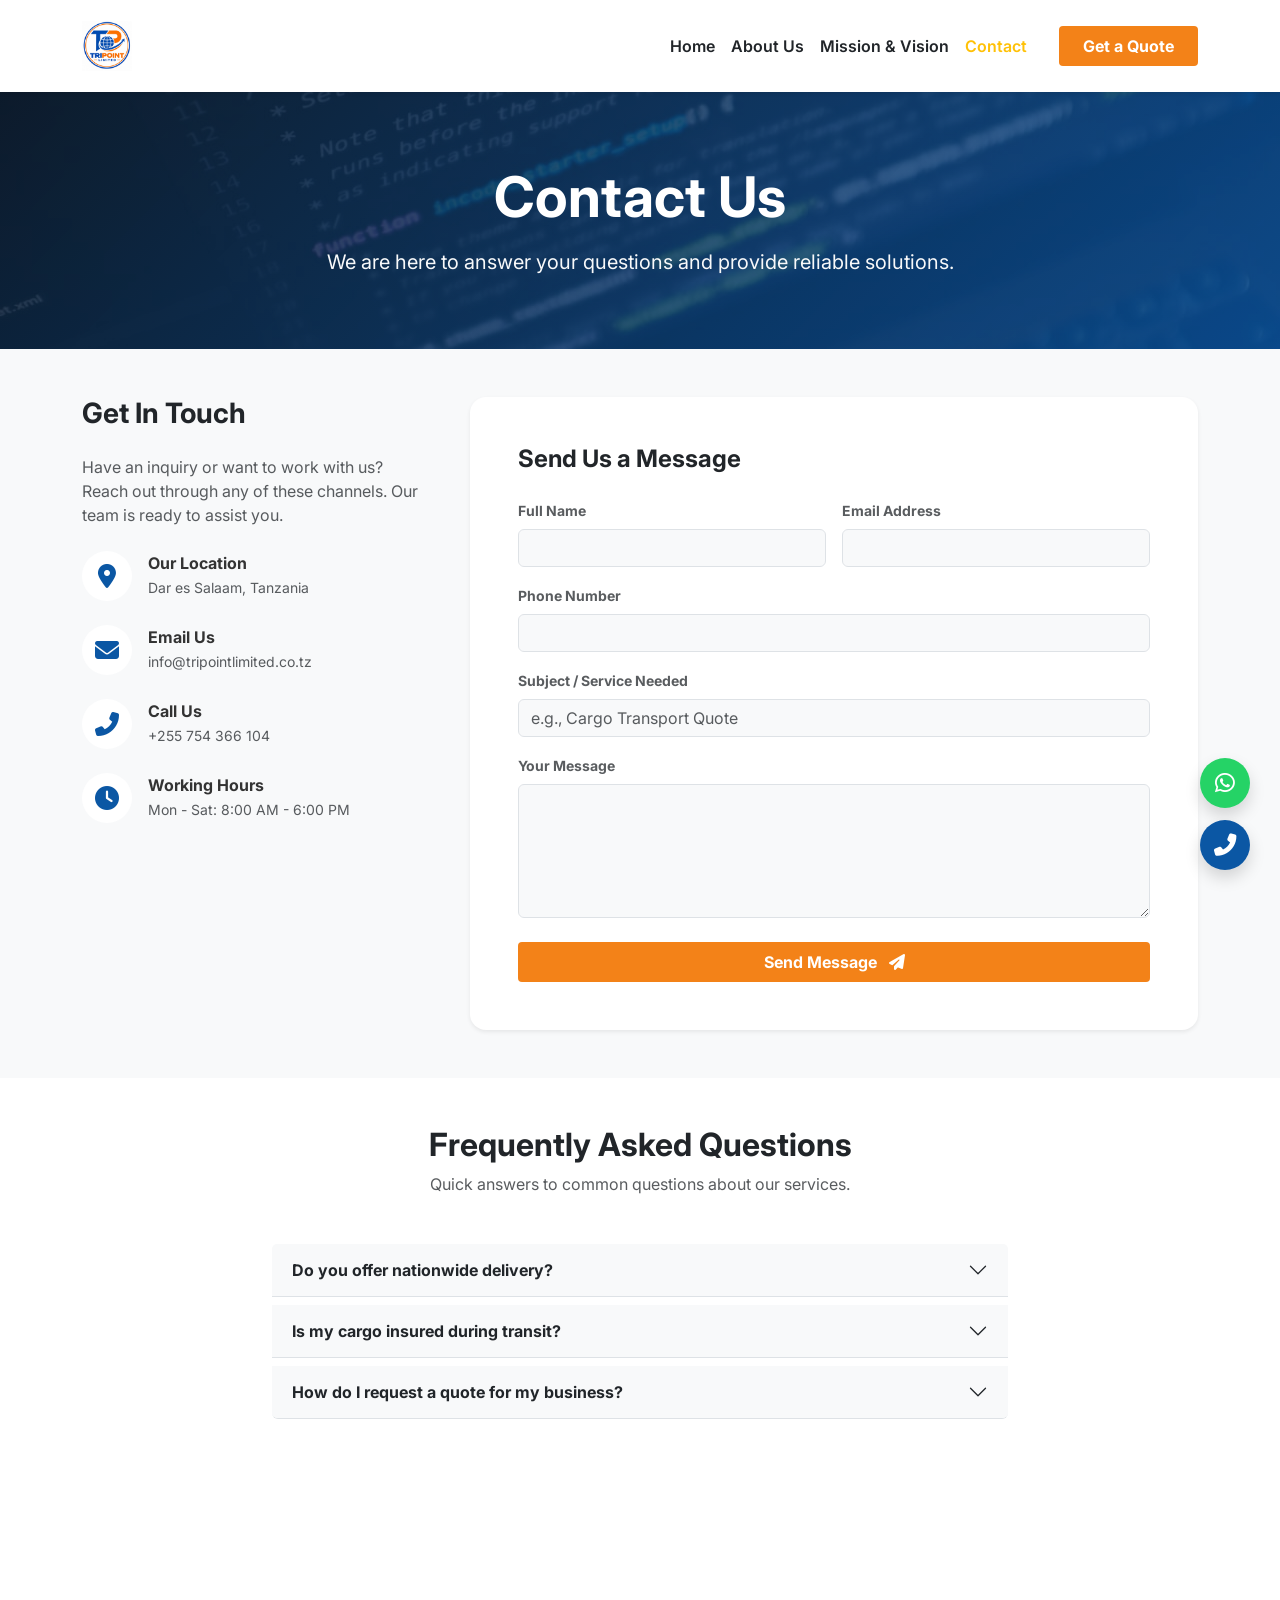
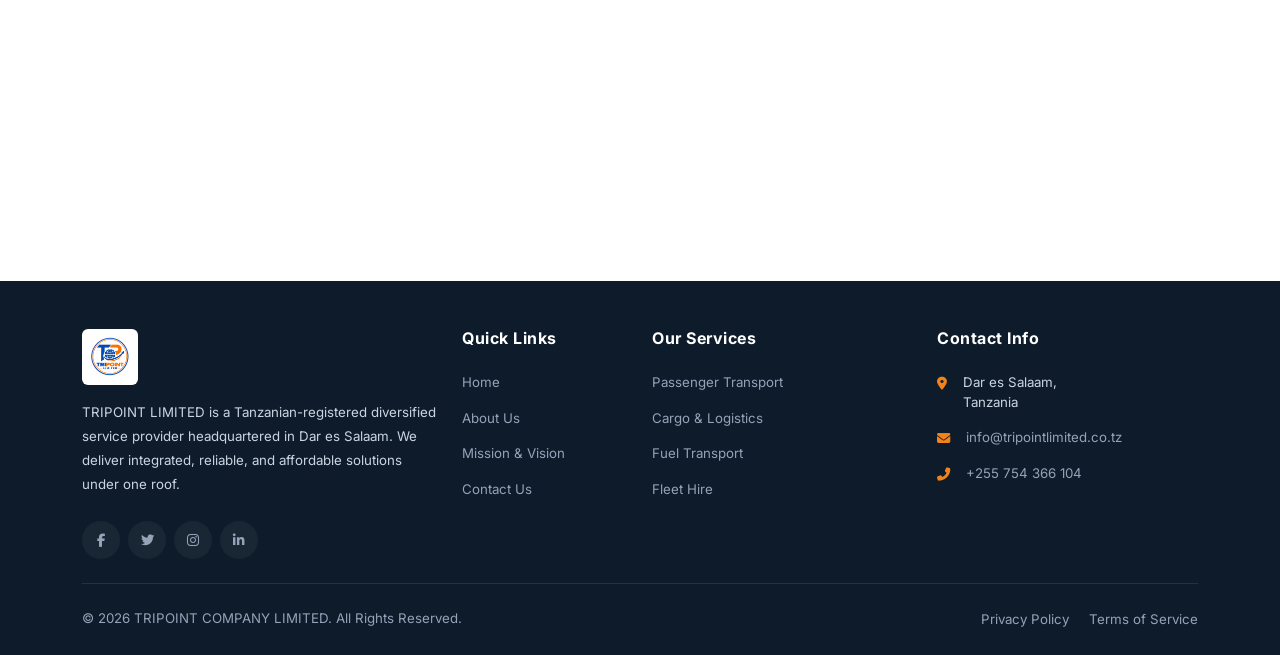
<file: contact/index.html>
<!DOCTYPE html>
<html lang="en">
<head>
    <meta charset="UTF-8">
    <meta name="viewport" content="width=device-width, initial-scale=1.0">
    <title>Contact Us | Tripoint Limited</title>
    
    <!-- Bootstrap 5 Online CDN -->
    <link href="https://cdn.jsdelivr.net/npm/bootstrap@5.3.2/dist/css/bootstrap.min.css" rel="stylesheet">
    <!-- Font Awesome Icons Online CDN -->
    <link rel="stylesheet" href="https://cdnjs.cloudflare.com/ajax/libs/font-awesome/6.4.2/css/all.min.css">
    
    <!-- Custom CSS -->
    <link rel="stylesheet" href="../assets/css/style.css">
</head>
<body>

    <!-- Navbar -->
    <nav class="navbar navbar-expand-lg navbar-light bg-white sticky-top shadow-sm py-3">
        <div class="container">
            <a class="navbar-brand" href="../index.html">
                <img src="../assets/images/logo/img.png" alt="Tripoint Logo" style="height: 50px; object-fit: contain;" onerror="this.src='https://via.placeholder.com/150x50?text=TRIPOINT'">
            </a>
            <button class="navbar-toggler border-0" type="button" data-bs-toggle="collapse" data-bs-target="#navbarNav">
                <span class="navbar-toggler-icon"></span>
            </button>
            <div class="collapse navbar-collapse justify-content-end" id="navbarNav">
                <ul class="navbar-nav align-items-center fw-semibold">
                    <li class="nav-item"><a class="nav-link text-dark" href="../index.html">Home</a></li>
                    <li class="nav-item"><a class="nav-link text-dark" href="../about/index.html">About Us</a></li>
                    <li class="nav-item"><a class="nav-link text-dark" href="../mission/index.html">Mission & Vision</a></li>
                    <li class="nav-item"><a class="nav-link active text-warning" href="index.html">Contact</a></li>
                    <li class="nav-item ms-lg-4 mt-3 mt-lg-0">
                        <a href="index.html" class="btn btn-orange px-4 py-2 fw-bold text-white rounded-1">Get a Quote</a>
                    </li>
                </ul>
            </div>
        </div>
    </nav>

    <!-- Page Header -->
    <header class="py-5 text-center" style="background: linear-gradient(135deg, rgba(13, 27, 42, 0.9), rgba(11, 87, 164, 0.8)), url('../assets/images/images/img5.jpeg') center/cover;">
        <div class="container py-4">
            <h1 class="text-white display-4 fw-bold mb-3">Contact Us</h1>
            <p class="text-light mb-0 fs-5">We are here to answer your questions and provide reliable solutions.</p>
        </div>
    </header>

    <!-- Contact Info & Form Section -->
    <section class="py-5 bg-light-gray">
        <div class="container">
            <div class="row g-5">
                
                <!-- Left Side: Contact Information -->
                <div class="col-lg-4">
                    <h3 class="fw-bold text-dark mb-4">Get In Touch</h3>
                    <p class="text-muted mb-4">Have an inquiry or want to work with us? Reach out through any of these channels. Our team is ready to assist you.</p>
                    
                    <div class="d-flex align-items-center mb-4">
                        <div class="icon-box me-3 text-primary fs-4" style="width: 50px; height: 50px; background: white; border-radius: 50%;">
                            <i class="fas fa-map-marker-alt"></i>
                        </div>
                        <div>
                            <h6 class="fw-bold mb-1">Our Location</h6>
                            <p class="text-muted small mb-0">Dar es Salaam, Tanzania</p>
                        </div>
                    </div>
                    
                    <div class="d-flex align-items-center mb-4">
                        <div class="icon-box me-3 text-primary fs-4" style="width: 50px; height: 50px; background: white; border-radius: 50%;">
                            <i class="fas fa-envelope"></i>
                        </div>
                        <div>
                            <h6 class="fw-bold mb-1">Email Us</h6>
                            <p class="text-muted small mb-0">info@tripointlimited.co.tz</p>
                        </div>
                    </div>
                    
                    <div class="d-flex align-items-center mb-4">
                        <div class="icon-box me-3 text-primary fs-4" style="width: 50px; height: 50px; background: white; border-radius: 50%;">
                            <i class="fas fa-phone-alt"></i>
                        </div>
                        <div>
                            <h6 class="fw-bold mb-1">Call Us</h6>
                            <p class="text-muted small mb-0">+255 754 366 104</p>
                        </div>
                    </div>

                    <div class="d-flex align-items-center">
                        <div class="icon-box me-3 text-primary fs-4" style="width: 50px; height: 50px; background: white; border-radius: 50%;">
                            <i class="fas fa-clock"></i>
                        </div>
                        <div>
                            <h6 class="fw-bold mb-1">Working Hours</h6>
                            <p class="text-muted small mb-0">Mon - Sat: 8:00 AM - 6:00 PM</p>
                        </div>
                    </div>
                </div>

                <!-- Right Side: Contact Form -->
                <div class="col-lg-8">
                    <div class="card border-0 shadow-sm rounded-4 p-4 p-md-5 bg-white">
                        <h4 class="fw-bold text-dark mb-4">Send Us a Message</h4>
                        <form id="contactForm">
                            <div class="row g-3">
                                <div class="col-md-6">
                                    <label class="form-label small fw-bold text-muted">Full Name</label>
                                    <input type="text" class="form-control bg-light" required>
                                </div>
                                <div class="col-md-6">
                                    <label class="form-label small fw-bold text-muted">Email Address</label>
                                    <input type="email" class="form-control bg-light" required>
                                </div>
                                <div class="col-12">
                                    <label class="form-label small fw-bold text-muted">Phone Number</label>
                                    <input type="tel" class="form-control bg-light" required>
                                </div>
                                <div class="col-12">
                                    <label class="form-label small fw-bold text-muted">Subject / Service Needed</label>
                                    <input type="text" class="form-control bg-light" placeholder="e.g., Cargo Transport Quote" required>
                                </div>
                                <div class="col-12">
                                    <label class="form-label small fw-bold text-muted">Your Message</label>
                                    <textarea class="form-control bg-light" rows="5" required></textarea>
                                </div>
                                <div class="col-12 mt-4">
                                    <button type="submit" class="btn btn-orange px-5 py-2 fw-bold text-white rounded-1 w-100">Send Message <i class="fas fa-paper-plane ms-2"></i></button>
                                </div>
                            </div>
                        </form>
                        <div id="successMessage" class="alert alert-success mt-4 d-none border-0">
                            <i class="fas fa-check-circle me-2"></i> Thank you! Your message has been sent successfully. We will get back to you shortly.
                        </div>
                    </div>
                </div>

            </div>
        </div>
    </section>

    <!-- FAQs Section (NEW) -->
    <section class="py-5 bg-white">
        <div class="container">
            <div class="text-center mb-5">
                <h2 class="fw-bold text-dark">Frequently Asked Questions</h2>
                <p class="text-muted">Quick answers to common questions about our services.</p>
            </div>
            <div class="row justify-content-center">
                <div class="col-lg-8">
                    <div class="accordion" id="faqAccordion">
                        <!-- FAQ 1 -->
                        <div class="accordion-item border-0 border-bottom mb-2">
                            <h2 class="accordion-header">
                                <button class="accordion-button collapsed fw-bold text-dark shadow-none bg-light" type="button" data-bs-toggle="collapse" data-bs-target="#faq1">
                                    Do you offer nationwide delivery?
                                </button>
                            </h2>
                            <div id="faq1" class="accordion-collapse collapse" data-bs-parent="#faqAccordion">
                                <div class="accordion-body text-muted small">
                                    Yes! We provide reliable transport and logistics services across all regions in Tanzania. Whether it's Dar es Salaam, Arusha, Mwanza, or Mbeya, our fleet is ready to deliver your cargo safely.
                                </div>
                            </div>
                        </div>
                        <!-- FAQ 2 -->
                        <div class="accordion-item border-0 border-bottom mb-2">
                            <h2 class="accordion-header">
                                <button class="accordion-button collapsed fw-bold text-dark shadow-none bg-light" type="button" data-bs-toggle="collapse" data-bs-target="#faq2">
                                    Is my cargo insured during transit?
                                </button>
                            </h2>
                            <div id="faq2" class="accordion-collapse collapse" data-bs-parent="#faqAccordion">
                                <div class="accordion-body text-muted small">
                                    Absolutely. We prioritize the safety of your goods. All our transport services include comprehensive insurance coverage to give you peace of mind from pickup to delivery.
                                </div>
                            </div>
                        </div>
                        <!-- FAQ 3 -->
                        <div class="accordion-item border-0 border-bottom mb-2">
                            <h2 class="accordion-header">
                                <button class="accordion-button collapsed fw-bold text-dark shadow-none bg-light" type="button" data-bs-toggle="collapse" data-bs-target="#faq3">
                                    How do I request a quote for my business?
                                </button>
                            </h2>
                            <div id="faq3" class="accordion-collapse collapse" data-bs-parent="#faqAccordion">
                                <div class="accordion-body text-muted small">
                                    You can easily request a quote by filling out the contact form above, calling us directly at +255 754 366 104, or sending us a message via WhatsApp using the floating button on your screen. Our team responds within 24 hours.
                                </div>
                            </div>
                        </div>
                    </div>
                </div>
            </div>
        </div>
    </section>

    <!-- Map Section -->
    <section class="py-0">
        <div class="container-fluid p-0">
            <!-- Ramani ya Dar es Salaam (Unaweza kubadilisha link ya iframe hapa chini na location yako halisi) -->
            <iframe src="https://www.google.com/maps/embed?pb=!1m18!1m12!1m3!1d126743.64642822556!2d39.20832845!3d-6.792354!2m3!1f0!2f0!3f0!3m2!1i1024!2i768!4f13.1!3m3!1m2!1s0x185c4bae169bd6f1%3A0xc0e0c0c0c0c0c0c0!2sDar%20es%20Salaam!5e0!3m2!1sen!2stz!4v1700000000000!5m2!1sen!2stz" width="100%" height="400" style="border:0;" allowfullscreen="" loading="lazy" referrerpolicy="no-referrer-when-downgrade"></iframe>
        </div>
    </section>

    <!-- Footer -->
    <footer class="footer pt-5 pb-4 bg-dark-navy text-light">
        <div class="container">
            <div class="row g-4 mb-4">
                <div class="col-lg-4 col-md-6">
                    <div class="footer-brand mb-3">
                        <div class="bg-white p-2 rounded d-inline-block">
                            <img src="../assets/images/logo/img.png" alt="Tripoint Logo" style="height: 40px; object-fit: contain;" onerror="this.src='https://via.placeholder.com/150x40/ffffff/000000?text=TRIPOINT'">
                        </div>
                    </div>
                    <p class="small text-slate-300 mb-4" style="line-height: 1.8;">
                        TRIPOINT LIMITED is a Tanzanian-registered diversified service provider headquartered in Dar es Salaam. We deliver integrated, reliable, and affordable solutions under one roof.
                    </p>
                    <div class="social-icons d-flex gap-2">
                        <a href="#" class="social-btn"><i class="fab fa-facebook-f fa-sm"></i></a>
                        <a href="#" class="social-btn"><i class="fab fa-twitter fa-sm"></i></a>
                        <a href="#" class="social-btn"><i class="fab fa-instagram fa-sm"></i></a>
                        <a href="#" class="social-btn"><i class="fab fa-linkedin-in fa-sm"></i></a>
                    </div>
                </div>
                <div class="col-lg-2 col-md-6">
                    <h6 class="fw-bold text-white mb-4">Quick Links</h6>
                    <ul class="list-unstyled small footer-links">
                        <li class="mb-3"><a href="../index.html" class="footer-link">Home</a></li>
                        <li class="mb-3"><a href="../about/index.html" class="footer-link">About Us</a></li>
                        <li class="mb-3"><a href="../mission/index.html" class="footer-link">Mission & Vision</a></li>
                        <li class="mb-3"><a href="index.html" class="footer-link">Contact Us</a></li>
                    </ul>
                </div>
                <div class="col-lg-3 col-md-6">
                    <h6 class="fw-bold text-white mb-4">Our Services</h6>
                    <ul class="list-unstyled small footer-links">
                        <li class="mb-3"><a href="index.html" class="footer-link">Passenger Transport</a></li>
                        <li class="mb-3"><a href="index.html" class="footer-link">Cargo & Logistics</a></li>
                        <li class="mb-3"><a href="index.html" class="footer-link">Fuel Transport</a></li>
                        <li class="mb-3"><a href="index.html" class="footer-link">Fleet Hire</a></li>
                    </ul>
                </div>
                <div class="col-lg-3 col-md-6">
                    <h6 class="fw-bold text-white mb-4">Contact Info</h6>
                    <ul class="list-unstyled small text-slate-300">
                        <li class="mb-3 d-flex">
                            <i class="fas fa-map-marker-alt me-3 mt-1 text-orange"></i>
                            <span>Dar es Salaam,<br>Tanzania</span>
                        </li>
                        <li class="mb-3 d-flex">
                            <i class="fas fa-envelope me-3 mt-1 text-orange"></i>
                            <a href="mailto:info@tripointlimited.co.tz" class="footer-link">info@tripointlimited.co.tz</a>
                        </li>
                        <li class="mb-4 d-flex">
                            <i class="fas fa-phone-alt me-3 mt-1 text-orange"></i>
                            <a href="tel:+255754366104" class="footer-link">+255 754 366 104</a>
                        </li>
                    </ul>
                </div>
            </div>
            <div class="border-top border-secondary border-opacity-25 pt-4 mt-2">
                <div class="row align-items-center">
                    <div class="col-md-6 text-center text-md-start mb-2 mb-md-0">
                        <p class="small text-slate-400 mb-0">&copy; 2026 TRIPOINT COMPANY LIMITED. All Rights Reserved.</p>
                    </div>
                    <div class="col-md-6 text-center text-md-end">
                        <a href="#" class="footer-link small me-3">Privacy Policy</a>
                        <a href="#" class="footer-link small">Terms of Service</a>
                    </div>
                </div>
            </div>
        </div>
    </footer>

    <!-- Floating Action Buttons -->
    <div class="floating-buttons">
        <a href="https://wa.me/255754366104?text=Hello%20Tripoint,%20I%20have%20a%20question" target="_blank" class="float-btn btn-whatsapp shadow" title="Chat on WhatsApp">
            <i class="fab fa-whatsapp"></i>
        </a>
        <a href="tel:+255754366104" class="float-btn btn-call shadow" title="Call Us Now">
            <i class="fas fa-phone-alt"></i>
        </a>
        <a href="#" class="float-btn btn-top shadow" id="backToTop" title="Back to Top">
            <i class="fas fa-arrow-up"></i>
        </a>
    </div>

    <!-- Bootstrap JS Bundle -->
    <script src="https://cdn.jsdelivr.net/npm/bootstrap@5.3.2/dist/js/bootstrap.bundle.min.js"></script>
    
    <!-- Custom JS -->
    <script>
        // Back to top button
        const backToTopBtn = document.getElementById("backToTop");
        window.onscroll = function() {
            if (document.body.scrollTop > 300 || document.documentElement.scrollTop > 300) {
                backToTopBtn.style.display = "flex";
            } else {
                backToTopBtn.style.display = "none";
            }
        };
        backToTopBtn.addEventListener("click", function(e) {
            e.preventDefault();
            window.scrollTo({top: 0, behavior: 'smooth'});
        });

        // Contact Form Simulation
        const contactForm = document.getElementById('contactForm');
        const successMessage = document.getElementById('successMessage');

        if (contactForm && successMessage) {
            contactForm.addEventListener('submit', function(e) {
                e.preventDefault(); 
                contactForm.style.display = 'none';
                successMessage.classList.remove('d-none');
                setTimeout(() => {
                    contactForm.reset();
                    contactForm.style.display = 'block';
                    successMessage.classList.add('d-none');
                }, 5000);
            });
        }
    </script>
</body>
</html>
</file>
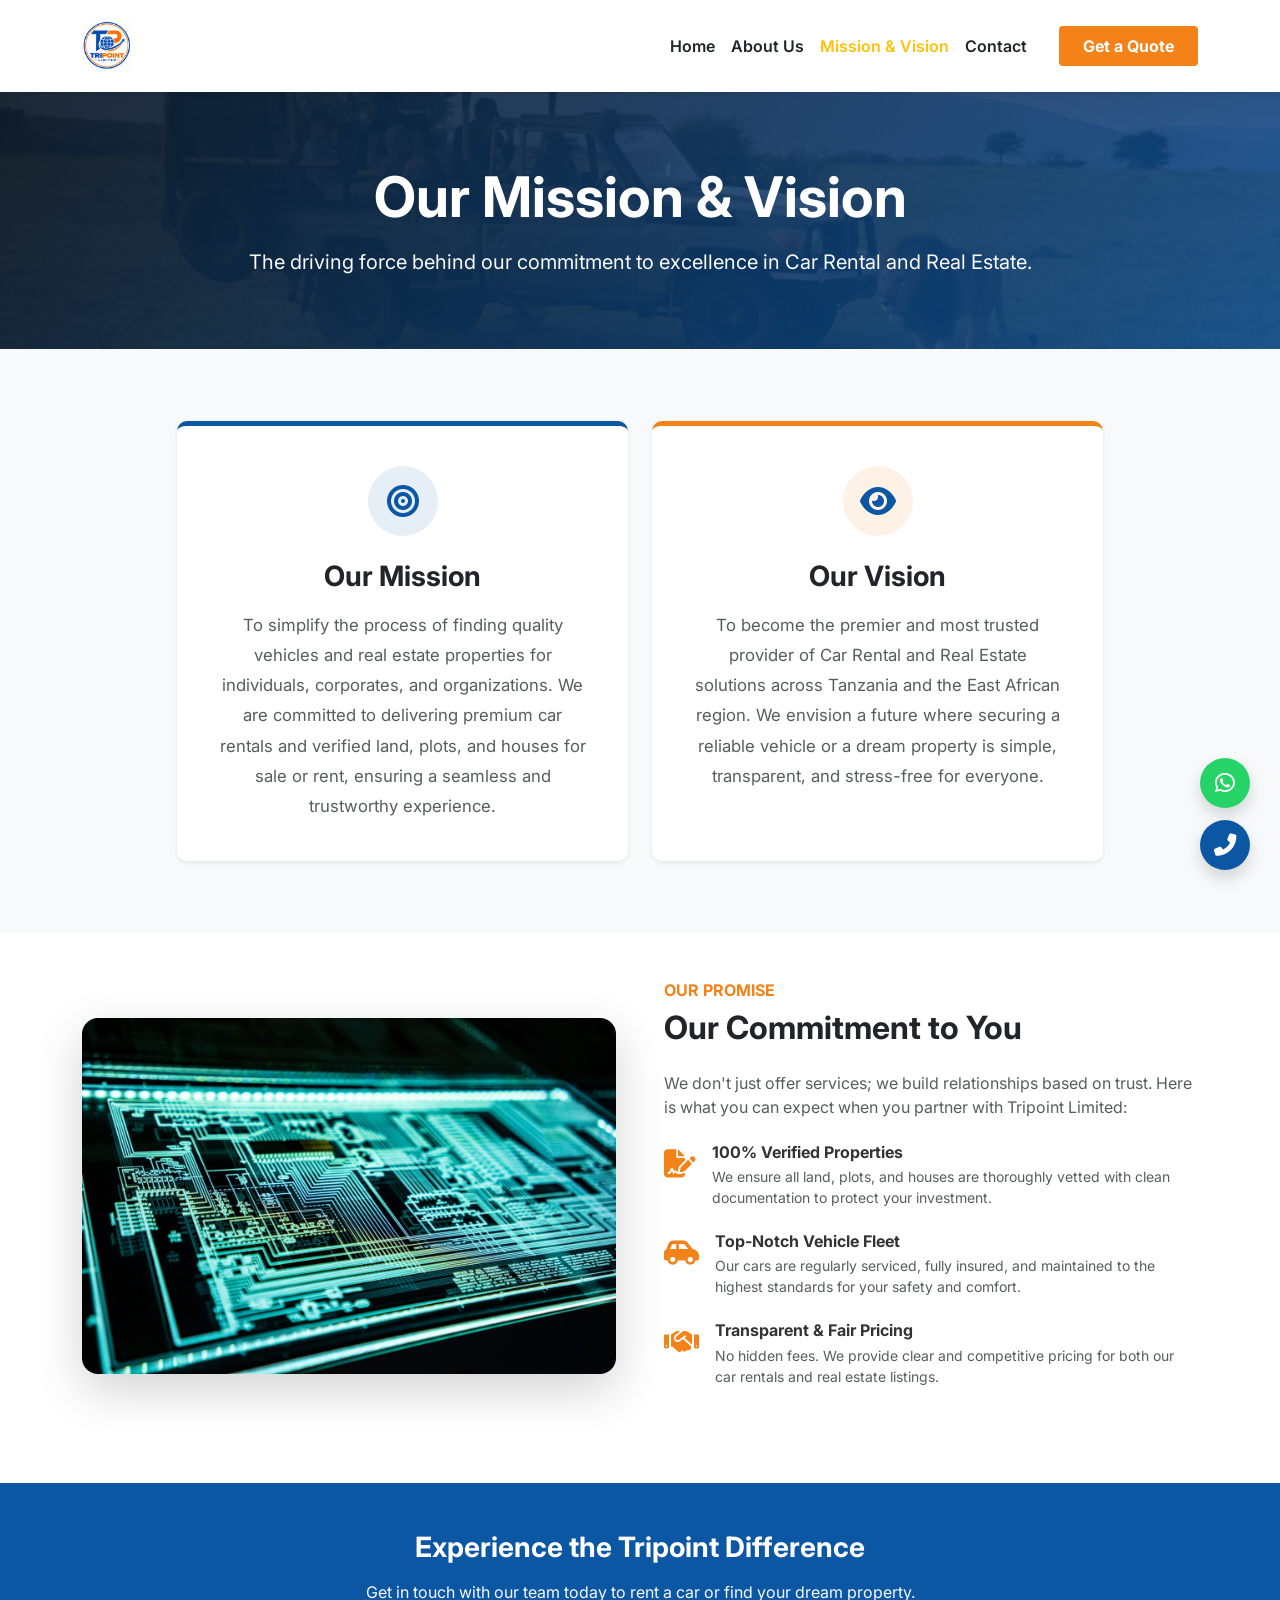
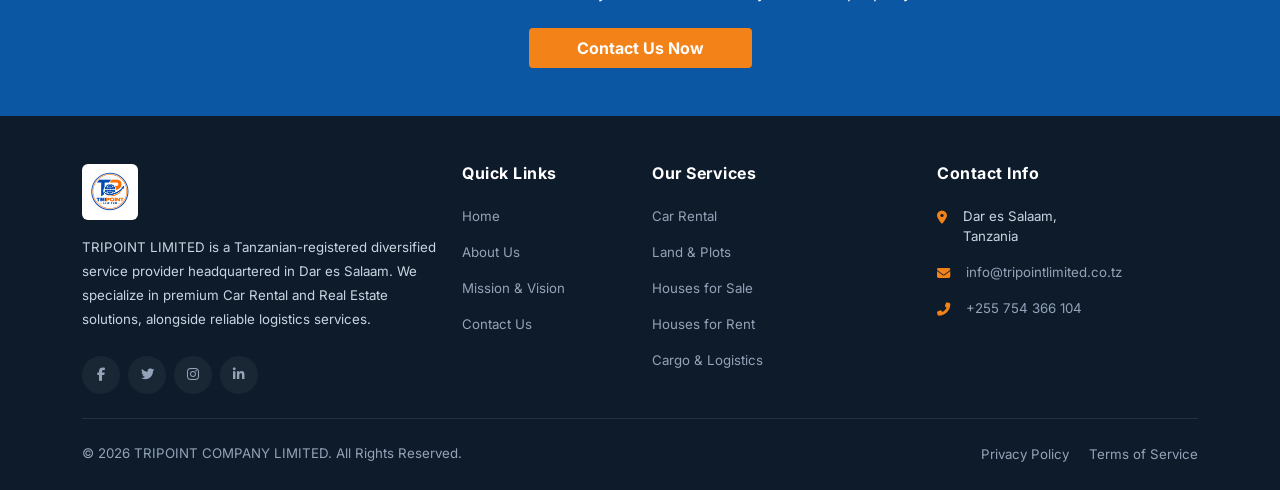
<file: mission/index.html>
<!DOCTYPE html>
<html lang="en">
<head>
    <meta charset="UTF-8">
    <meta name="viewport" content="width=device-width, initial-scale=1.0">
    <title>Mission & Vision | Tripoint Limited</title>
    
    <!-- Bootstrap 5 Online CDN -->
    <link href="https://cdn.jsdelivr.net/npm/bootstrap@5.3.2/dist/css/bootstrap.min.css" rel="stylesheet">
    <!-- Font Awesome Icons Online CDN -->
    <link rel="stylesheet" href="https://cdnjs.cloudflare.com/ajax/libs/font-awesome/6.4.2/css/all.min.css">
    
    <!-- Custom CSS -->
    <link rel="stylesheet" href="../assets/css/style.css">
</head>
<body>

    <!-- Navbar -->
    <nav class="navbar navbar-expand-lg navbar-light bg-white sticky-top shadow-sm py-3">
        <div class="container">
            <a class="navbar-brand" href="../index.html">
                <img src="../assets/images/logo/img.png" alt="Tripoint Logo" style="height: 50px; object-fit: contain;" onerror="this.src='https://via.placeholder.com/150x50?text=TRIPOINT'">
            </a>
            <button class="navbar-toggler border-0" type="button" data-bs-toggle="collapse" data-bs-target="#navbarNav">
                <span class="navbar-toggler-icon"></span>
            </button>
            <div class="collapse navbar-collapse justify-content-end" id="navbarNav">
                <ul class="navbar-nav align-items-center fw-semibold">
                    <li class="nav-item"><a class="nav-link text-dark" href="../index.html">Home</a></li>
                    <li class="nav-item"><a class="nav-link text-dark" href="../about/index.html">About Us</a></li>
                    <li class="nav-item"><a class="nav-link active text-warning" href="index.html">Mission & Vision</a></li>
                    <li class="nav-item"><a class="nav-link text-dark" href="../contact/index.html">Contact</a></li>
                    <li class="nav-item ms-lg-4 mt-3 mt-lg-0">
                        <a href="../contact/index.html" class="btn btn-orange px-4 py-2 fw-bold text-white rounded-1">Get a Quote</a>
                    </li>
                </ul>
            </div>
        </div>
    </nav>

    <!-- Page Header -->
    <header class="py-5 text-center" style="background: linear-gradient(135deg, rgba(13, 27, 42, 0.9), rgba(11, 87, 164, 0.8)), url('../assets/images/images/img3.jpeg') center/cover;">
        <div class="container py-4">
            <h1 class="text-white display-4 fw-bold mb-3">Our Mission & Vision</h1>
            <p class="text-light mb-0 fs-5">The driving force behind our commitment to excellence in Car Rental and Real Estate.</p>
        </div>
    </header>

    <!-- Mission & Vision Cards -->
    <section class="py-5 bg-light-gray">
        <div class="container py-4">
            <div class="row g-4 justify-content-center">
                
                <!-- Mission Card -->
                <div class="col-lg-5">
                    <div class="card h-100 border-0 shadow-sm p-4 rounded-4 service-card" style="border-top: 5px solid #0b57a4 !important;">
                        <div class="card-body text-center">
                            <div class="icon-box mx-auto mb-4 text-primary fs-2" style="width: 70px; height: 70px; background: rgba(11, 87, 164, 0.1); border-radius: 50%;">
                                <i class="fas fa-bullseye"></i>
                            </div>
                            <h3 class="fw-bold text-dark mb-3">Our Mission</h3>
                            <p class="text-muted mb-0" style="font-size: 1.05rem; line-height: 1.8;">
                                To simplify the process of finding quality vehicles and real estate properties for individuals, corporates, and organizations. We are committed to delivering premium car rentals and verified land, plots, and houses for sale or rent, ensuring a seamless and trustworthy experience.
                            </p>
                        </div>
                    </div>
                </div>

                <!-- Vision Card -->
                <div class="col-lg-5">
                    <div class="card h-100 border-0 shadow-sm p-4 rounded-4 service-card" style="border-top: 5px solid #f38218 !important;">
                        <div class="card-body text-center">
                            <div class="icon-box mx-auto mb-4 text-orange fs-2" style="width: 70px; height: 70px; background: rgba(243, 130, 24, 0.1); border-radius: 50%;">
                                <i class="fas fa-eye"></i>
                            </div>
                            <h3 class="fw-bold text-dark mb-3">Our Vision</h3>
                            <p class="text-muted mb-0" style="font-size: 1.05rem; line-height: 1.8;">
                                To become the premier and most trusted provider of Car Rental and Real Estate solutions across Tanzania and the East African region. We envision a future where securing a reliable vehicle or a dream property is simple, transparent, and stress-free for everyone.
                            </p>
                        </div>
                    </div>
                </div>

            </div>
        </div>
    </section>

    <!-- Our Commitment Section -->
    <section class="py-5 bg-white">
        <div class="container">
            <div class="row align-items-center g-5">
                <div class="col-lg-6">
                    <img src="../assets/images/images/img4.jpeg" alt="Our Commitment" class="img-fluid rounded-4 shadow-lg" onerror="this.src='https://via.placeholder.com/600x400?text=Our+Commitment'">
                </div>
                <div class="col-lg-6">
                    <h6 class="text-orange fw-bold mb-2">OUR PROMISE</h6>
                    <h2 class="fw-bold text-dark mb-4">Our Commitment to You</h2>
                    <p class="text-muted mb-4">We don't just offer services; we build relationships based on trust. Here is what you can expect when you partner with Tripoint Limited:</p>
                    
                    <div class="d-flex mb-4">
                        <div class="me-3 text-orange fs-3"><i class="fas fa-file-signature"></i></div>
                        <div>
                            <h6 class="fw-bold mb-1">100% Verified Properties</h6>
                            <p class="text-muted small mb-0">We ensure all land, plots, and houses are thoroughly vetted with clean documentation to protect your investment.</p>
                        </div>
                    </div>
                    
                    <div class="d-flex mb-4">
                        <div class="me-3 text-orange fs-3"><i class="fas fa-car-side"></i></div>
                        <div>
                            <h6 class="fw-bold mb-1">Top-Notch Vehicle Fleet</h6>
                            <p class="text-muted small mb-0">Our cars are regularly serviced, fully insured, and maintained to the highest standards for your safety and comfort.</p>
                        </div>
                    </div>

                    <div class="d-flex mb-4">
                        <div class="me-3 text-orange fs-3"><i class="fas fa-handshake"></i></div>
                        <div>
                            <h6 class="fw-bold mb-1">Transparent & Fair Pricing</h6>
                            <p class="text-muted small mb-0">No hidden fees. We provide clear and competitive pricing for both our car rentals and real estate listings.</p>
                        </div>
                    </div>
                </div>
            </div>
        </div>
    </section>

    <!-- CTA Bar -->
    <div class="bg-blue py-5 text-center mt-4">
        <div class="container">
            <h3 class="text-white fw-bold mb-3">Experience the Tripoint Difference</h3>
            <p class="text-light mb-4">Get in touch with our team today to rent a car or find your dream property.</p>
            <a href="../contact/index.html" class="btn btn-orange px-5 py-2 fw-bold text-white rounded-1">Contact Us Now</a>
        </div>
    </div>

    <!-- Footer -->
    <footer class="footer pt-5 pb-4 bg-dark-navy text-light">
        <div class="container">
            <div class="row g-4 mb-4">
                <div class="col-lg-4 col-md-6">
                    <div class="footer-brand mb-3">
                        <div class="bg-white p-2 rounded d-inline-block">
                            <img src="../assets/images/logo/img.png" alt="Tripoint Logo" style="height: 40px; object-fit: contain;" onerror="this.src='https://via.placeholder.com/150x40/ffffff/000000?text=TRIPOINT'">
                        </div>
                    </div>
                    <p class="small text-slate-300 mb-4" style="line-height: 1.8;">
                        TRIPOINT LIMITED is a Tanzanian-registered diversified service provider headquartered in Dar es Salaam. We specialize in premium Car Rental and Real Estate solutions, alongside reliable logistics services.
                    </p>
                    <div class="social-icons d-flex gap-2">
                        <a href="#" class="social-btn"><i class="fab fa-facebook-f fa-sm"></i></a>
                        <a href="#" class="social-btn"><i class="fab fa-twitter fa-sm"></i></a>
                        <a href="#" class="social-btn"><i class="fab fa-instagram fa-sm"></i></a>
                        <a href="#" class="social-btn"><i class="fab fa-linkedin-in fa-sm"></i></a>
                    </div>
                </div>
                <div class="col-lg-2 col-md-6">
                    <h6 class="fw-bold text-white mb-4">Quick Links</h6>
                    <ul class="list-unstyled small footer-links">
                        <li class="mb-3"><a href="../index.html" class="footer-link">Home</a></li>
                        <li class="mb-3"><a href="../about/index.html" class="footer-link">About Us</a></li>
                        <li class="mb-3"><a href="index.html" class="footer-link">Mission & Vision</a></li>
                        <li class="mb-3"><a href="../contact/index.html" class="footer-link">Contact Us</a></li>
                    </ul>
                </div>
                <div class="col-lg-3 col-md-6">
                    <h6 class="fw-bold text-white mb-4">Our Services</h6>
                    <ul class="list-unstyled small footer-links">
                        <li class="mb-3"><a href="../contact/index.html" class="footer-link">Car Rental</a></li>
                        <li class="mb-3"><a href="../contact/index.html" class="footer-link">Land & Plots</a></li>
                        <li class="mb-3"><a href="../contact/index.html" class="footer-link">Houses for Sale</a></li>
                        <li class="mb-3"><a href="../contact/index.html" class="footer-link">Houses for Rent</a></li>
                        <li class="mb-3"><a href="../contact/index.html" class="footer-link">Cargo & Logistics</a></li>
                    </ul>
                </div>
                <div class="col-lg-3 col-md-6">
                    <h6 class="fw-bold text-white mb-4">Contact Info</h6>
                    <ul class="list-unstyled small text-slate-300">
                        <li class="mb-3 d-flex">
                            <i class="fas fa-map-marker-alt me-3 mt-1 text-orange"></i>
                            <span>Dar es Salaam,<br>Tanzania</span>
                        </li>
                        <li class="mb-3 d-flex">
                            <i class="fas fa-envelope me-3 mt-1 text-orange"></i>
                            <a href="mailto:info@tripointlimited.co.tz" class="footer-link">info@tripointlimited.co.tz</a>
                        </li>
                        <li class="mb-4 d-flex">
                            <i class="fas fa-phone-alt me-3 mt-1 text-orange"></i>
                            <a href="tel:+255754366104" class="footer-link">+255 754 366 104</a>
                        </li>
                    </ul>
                </div>
            </div>
            <div class="border-top border-secondary border-opacity-25 pt-4 mt-2">
                <div class="row align-items-center">
                    <div class="col-md-6 text-center text-md-start mb-2 mb-md-0">
                        <p class="small text-slate-400 mb-0">&copy; 2026 TRIPOINT COMPANY LIMITED. All Rights Reserved.</p>
                    </div>
                    <div class="col-md-6 text-center text-md-end">
                        <a href="#" class="footer-link small me-3">Privacy Policy</a>
                        <a href="#" class="footer-link small">Terms of Service</a>
                    </div>
                </div>
            </div>
        </div>
    </footer>

    <!-- Floating Action Buttons -->
    <div class="floating-buttons">
        <a href="https://wa.me/255754366104?text=Hello%20Tripoint,%20I%20am%20interested%20in%20your%20Car%20Rental%20or%20Real%20Estate%20services" target="_blank" class="float-btn btn-whatsapp shadow" title="Chat on WhatsApp">
            <i class="fab fa-whatsapp"></i>
        </a>
        <a href="tel:+255754366104" class="float-btn btn-call shadow" title="Call Us Now">
            <i class="fas fa-phone-alt"></i>
        </a>
        <a href="#" class="float-btn btn-top shadow" id="backToTop" title="Back to Top">
            <i class="fas fa-arrow-up"></i>
        </a>
    </div>

    <script src="https://cdn.jsdelivr.net/npm/bootstrap@5.3.2/dist/js/bootstrap.bundle.min.js"></script>
    <script>
        const backToTopBtn = document.getElementById("backToTop");
        window.onscroll = function() {
            if (document.body.scrollTop > 300 || document.documentElement.scrollTop > 300) {
                backToTopBtn.style.display = "flex";
            } else {
                backToTopBtn.style.display = "none";
            }
        };
        backToTopBtn.addEventListener("click", function(e) {
            e.preventDefault();
            window.scrollTo({top: 0, behavior: 'smooth'});
        });
    </script>
</body>
</html>
</file>
<file: assets/css/style.css>
/* =========================================
   TRIPOINT LIMITED - CUSTOM CSS
   ========================================= */

@import url('https://fonts.googleapis.com/css2?family=Inter:wght@400;600;700;800&display=swap');

:root {
    --primary-blue: #0b57a4;
    --orange-accent: #f38218;
    --dark-navy: #0d1b2a;
    --bg-gray: #f8f9fa;
    --text-dark: #333333;
    --text-muted: #6c757d;
}

body {
    font-family: 'Inter', sans-serif;
    color: var(--text-dark);
    overflow-x: hidden;
}

/* Helper Classes */
.text-orange { color: var(--orange-accent) !important; }
.bg-blue { background-color: var(--primary-blue) !important; }
.bg-dark-navy { background-color: var(--dark-navy) !important; }
.bg-light-gray { background-color: var(--bg-gray) !important; }
.bg-primary { background-color: var(--primary-blue) !important; }

/* Custom Buttons */
.btn-orange {
    background-color: var(--orange-accent);
    border: none;
    transition: all 0.3s ease;
}
.btn-orange:hover {
    background-color: #d96d0f;
    color: #fff;
}

/* Navbar */
.navbar {
    padding: 15px 0;
    transition: all 0.3s;
}
.navbar .nav-link {
    padding: 10px 15px;
    transition: color 0.2s;
}
.navbar .nav-link:hover {
    color: var(--orange-accent) !important;
}
.navbar-brand img {
    height: 50px;
}

/* Hero Section (Imebadilishwa kwa ajili ya Carousel) */
.hero-section {
    min-height: 550px;
    position: relative;
    overflow: hidden;
    background: none; 
}

/* Features Bar */
.features-bar {
    background-color: var(--primary-blue);
    border-bottom: 3px solid var(--orange-accent);
}

/* Service Cards */
.service-card {
    transition: transform 0.3s ease, box-shadow 0.3s ease;
    border-radius: 10px !important;
    background-color: #ffffff;
}
.service-card:hover {
    transform: translateY(-5px);
    box-shadow: 0 10px 20px rgba(0,0,0,0.1) !important;
}
.icon-box {
    display: inline-flex;
    align-items: center;
    justify-content: center;
    width: 50px;
    height: 50px;
    background-color: rgba(11, 87, 164, 0.05);
    border-radius: 10px;
    color: var(--primary-blue) !important;
}

/* CTA Bar */
.bg-blue {
    background-color: var(--primary-blue);
}

/* =========================================
   FOOTER STYLING
   ========================================= */
.footer {
    font-size: 0.95rem;
    background-color: var(--dark-navy);
}
.footer h6 {
    letter-spacing: 0.5px;
    font-size: 1rem;
}
.footer-links a {
    transition: color 0.3s ease, padding-left 0.3s ease;
}
.footer-links a:hover {
    color: #ffffff !important;
    padding-left: 5px;
}
.hover-white:hover {
    color: #ffffff !important;
}

.text-slate-300 {
    color: #CBD5E1 !important;
}
.text-slate-400 {
    color: #94A3B8 !important;
}

.footer-link {
    color: #94A3B8 !important;
    text-decoration: none;
    transition: all 0.3s ease;
}
.footer-link:hover {
    color: var(--orange-accent) !important;
    padding-left: 5px; 
}

.social-btn {
    display: inline-flex;
    align-items: center;
    justify-content: center;
    width: 38px;
    height: 38px;
    background-color: rgba(255, 255, 255, 0.05);
    color: #94A3B8;
    border-radius: 50%;
    text-decoration: none;
    transition: all 0.3s ease;
}
.social-btn:hover {
    background-color: var(--orange-accent);
    color: #ffffff;
    transform: translateY(-3px);
}

.footer .form-control {
    background-color: #1E293B;
    color: #ffffff;
}
.footer .form-control::placeholder {
    color: #64748B;
}

/* =========================================
   FLOATING ACTION BUTTONS (Upande wa Kulia)
   ========================================= */
.floating-buttons {
    position: fixed;
    bottom: 30px;
    right: 30px; 
    display: flex;
    flex-direction: column;
    gap: 12px;
    z-index: 1050;
}

.float-btn {
    width: 50px;
    height: 50px;
    border-radius: 50%;
    display: flex;
    align-items: center;
    justify-content: center;
    font-size: 1.4rem;
    color: #ffffff;
    text-decoration: none;
    transition: all 0.3s ease;
    cursor: pointer;
    border: none;
}

.float-btn:hover {
    color: #ffffff;
    transform: scale(1.1);
}

.btn-whatsapp { background-color: #25d366; }
.btn-whatsapp:hover {
    background-color: #1ebe57;
    box-shadow: 0 5px 15px rgba(37, 211, 102, 0.4);
}

.btn-call { background-color: var(--primary-blue); }
.btn-call:hover {
    background-color: #08437f;
    box-shadow: 0 5px 15px rgba(11, 87, 164, 0.4);
}

.btn-top {
    background-color: var(--orange-accent);
    display: none; 
}
.btn-top:hover {
    background-color: #d96d0f;
    box-shadow: 0 5px 15px rgba(243, 130, 24, 0.4);
}

/* Mobile Adjustments */
@media (max-width: 768px) {
    .hero-section, 
    .hero-section .container {
        min-height: 450px !important;
    }
    .hero-section h1 {
        font-size: 2.2rem;
    }
    .features-bar .border-end {
        border-right: none !important;
        border-bottom: 1px solid rgba(255,255,255,0.2);
        padding-bottom: 10px;
        margin-bottom: 10px;
    }
    .features-bar .col:last-child {
        border-bottom: none;
        margin-bottom: 0;
        padding-bottom: 0;
    }
    .floating-buttons {
        bottom: 20px;
        right: 20px;
    }
    .float-btn {
        width: 45px;
        height: 45px;
        font-size: 1.2rem;
    }
}
</file>
